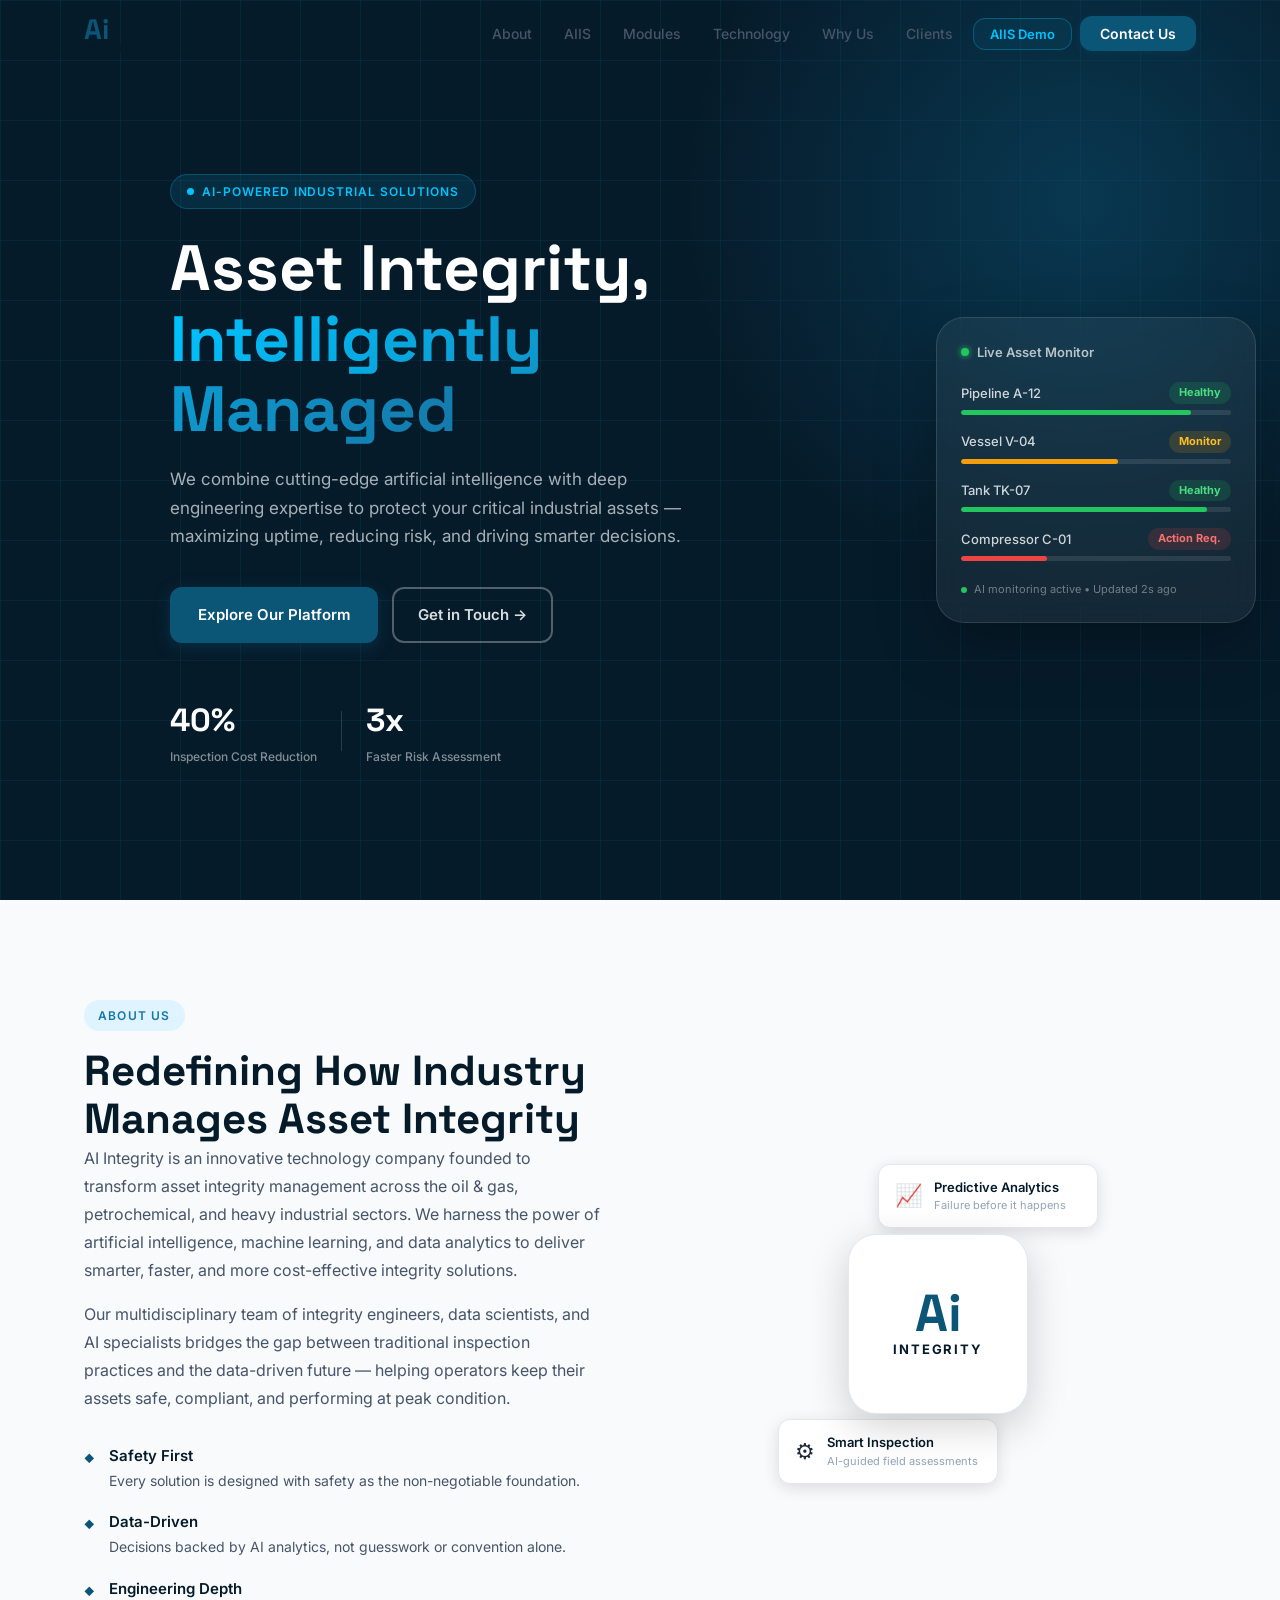
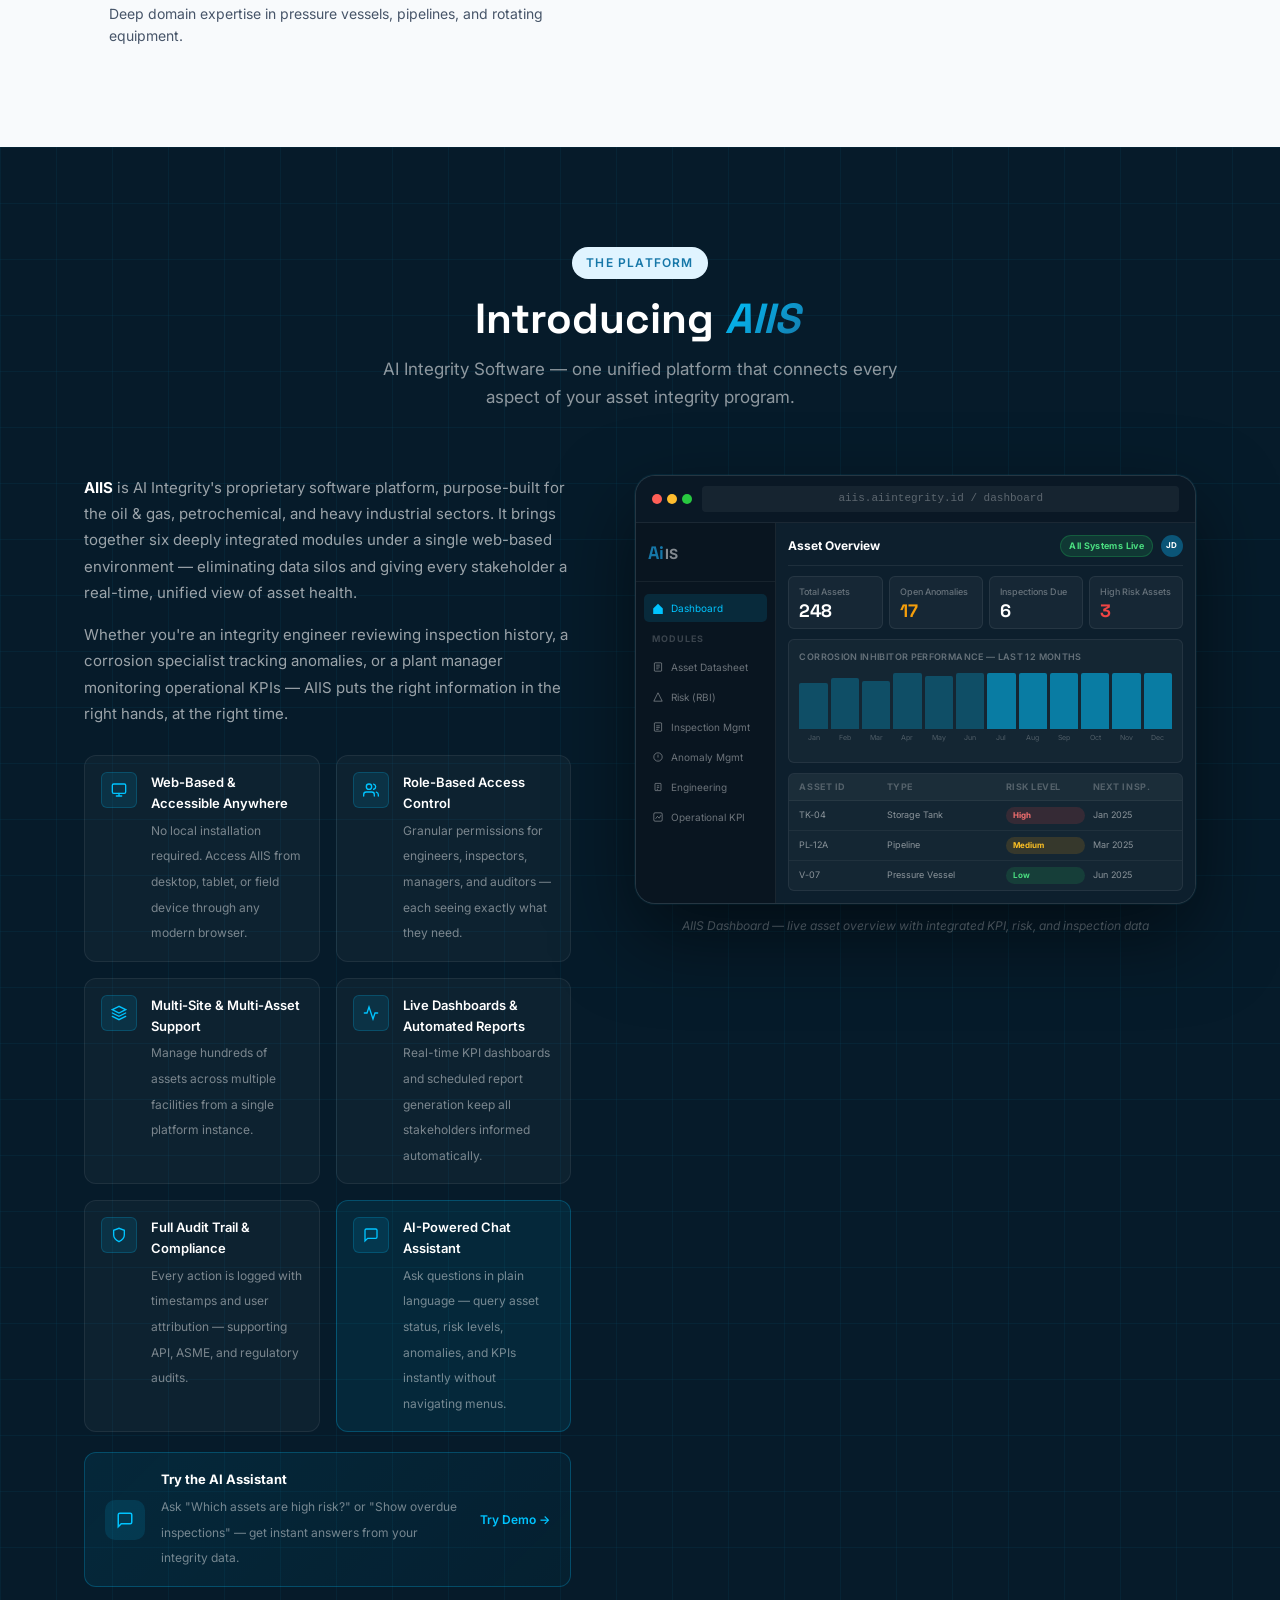
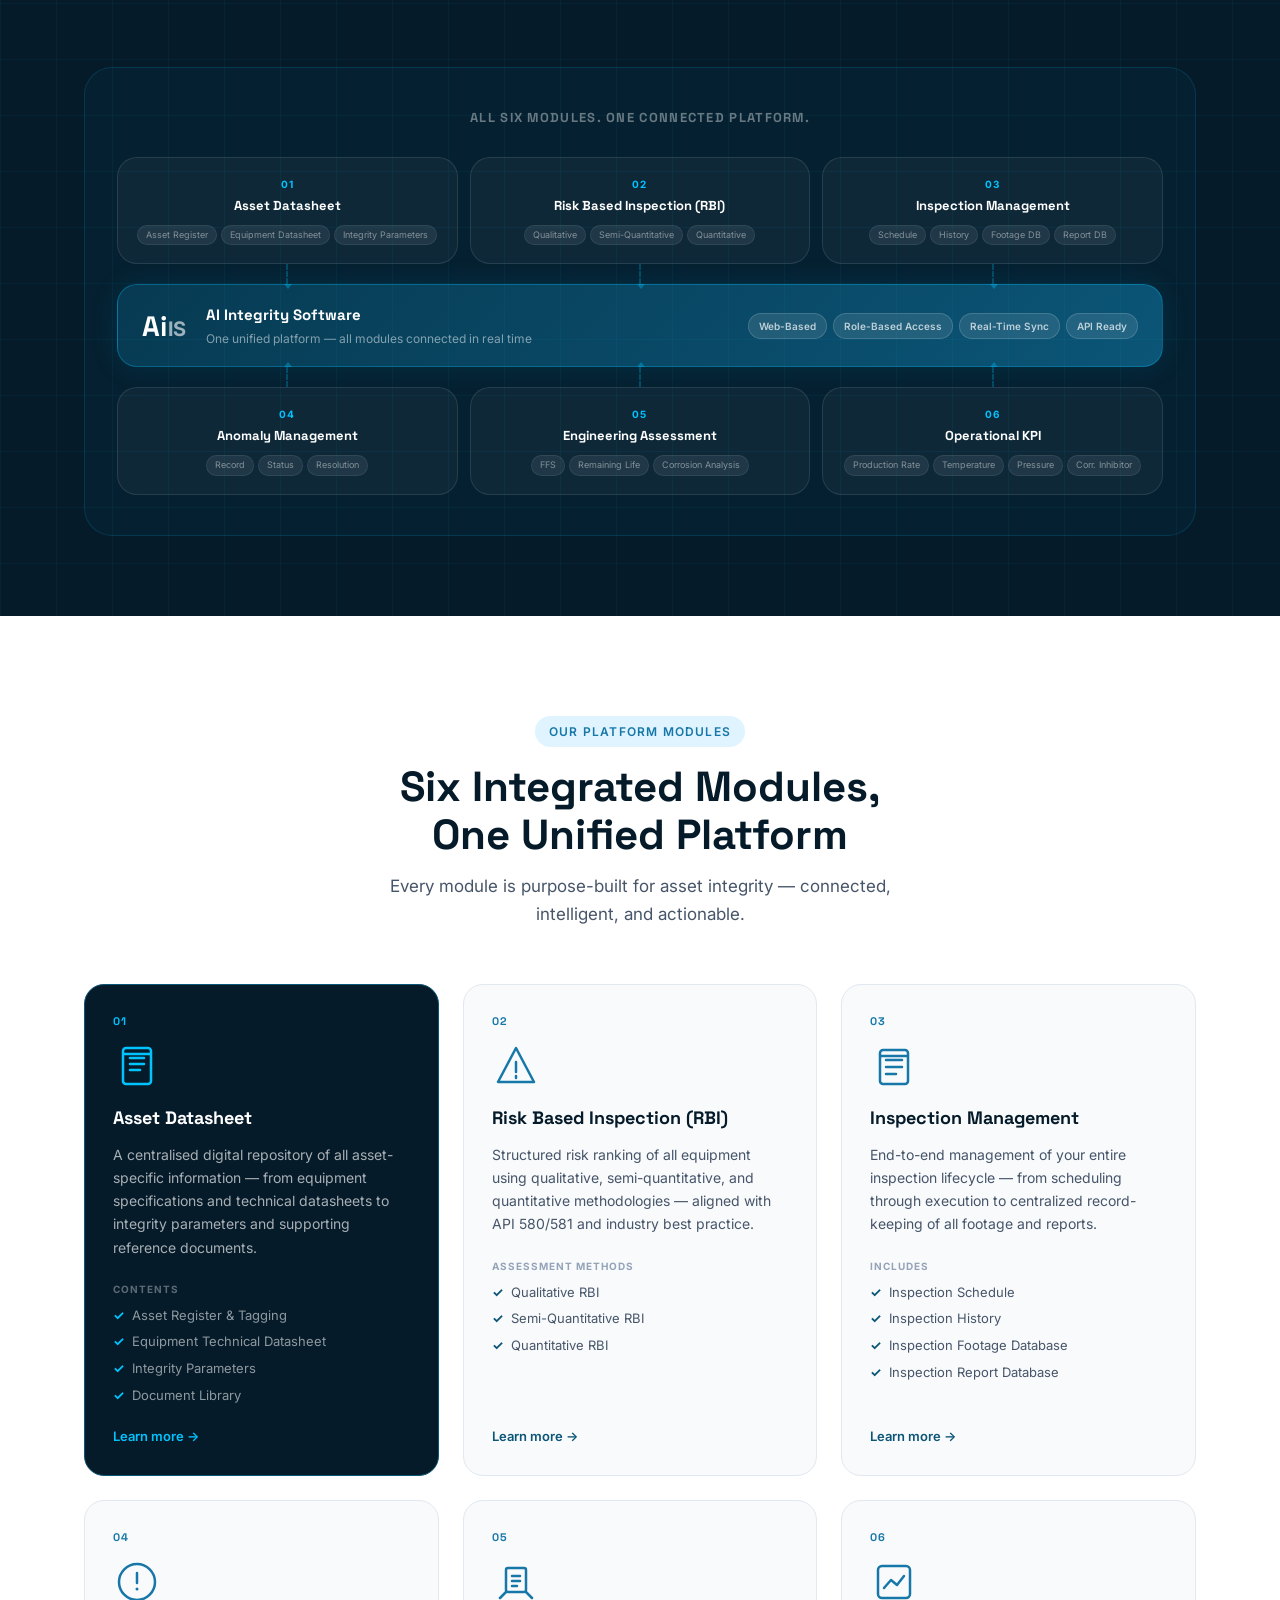
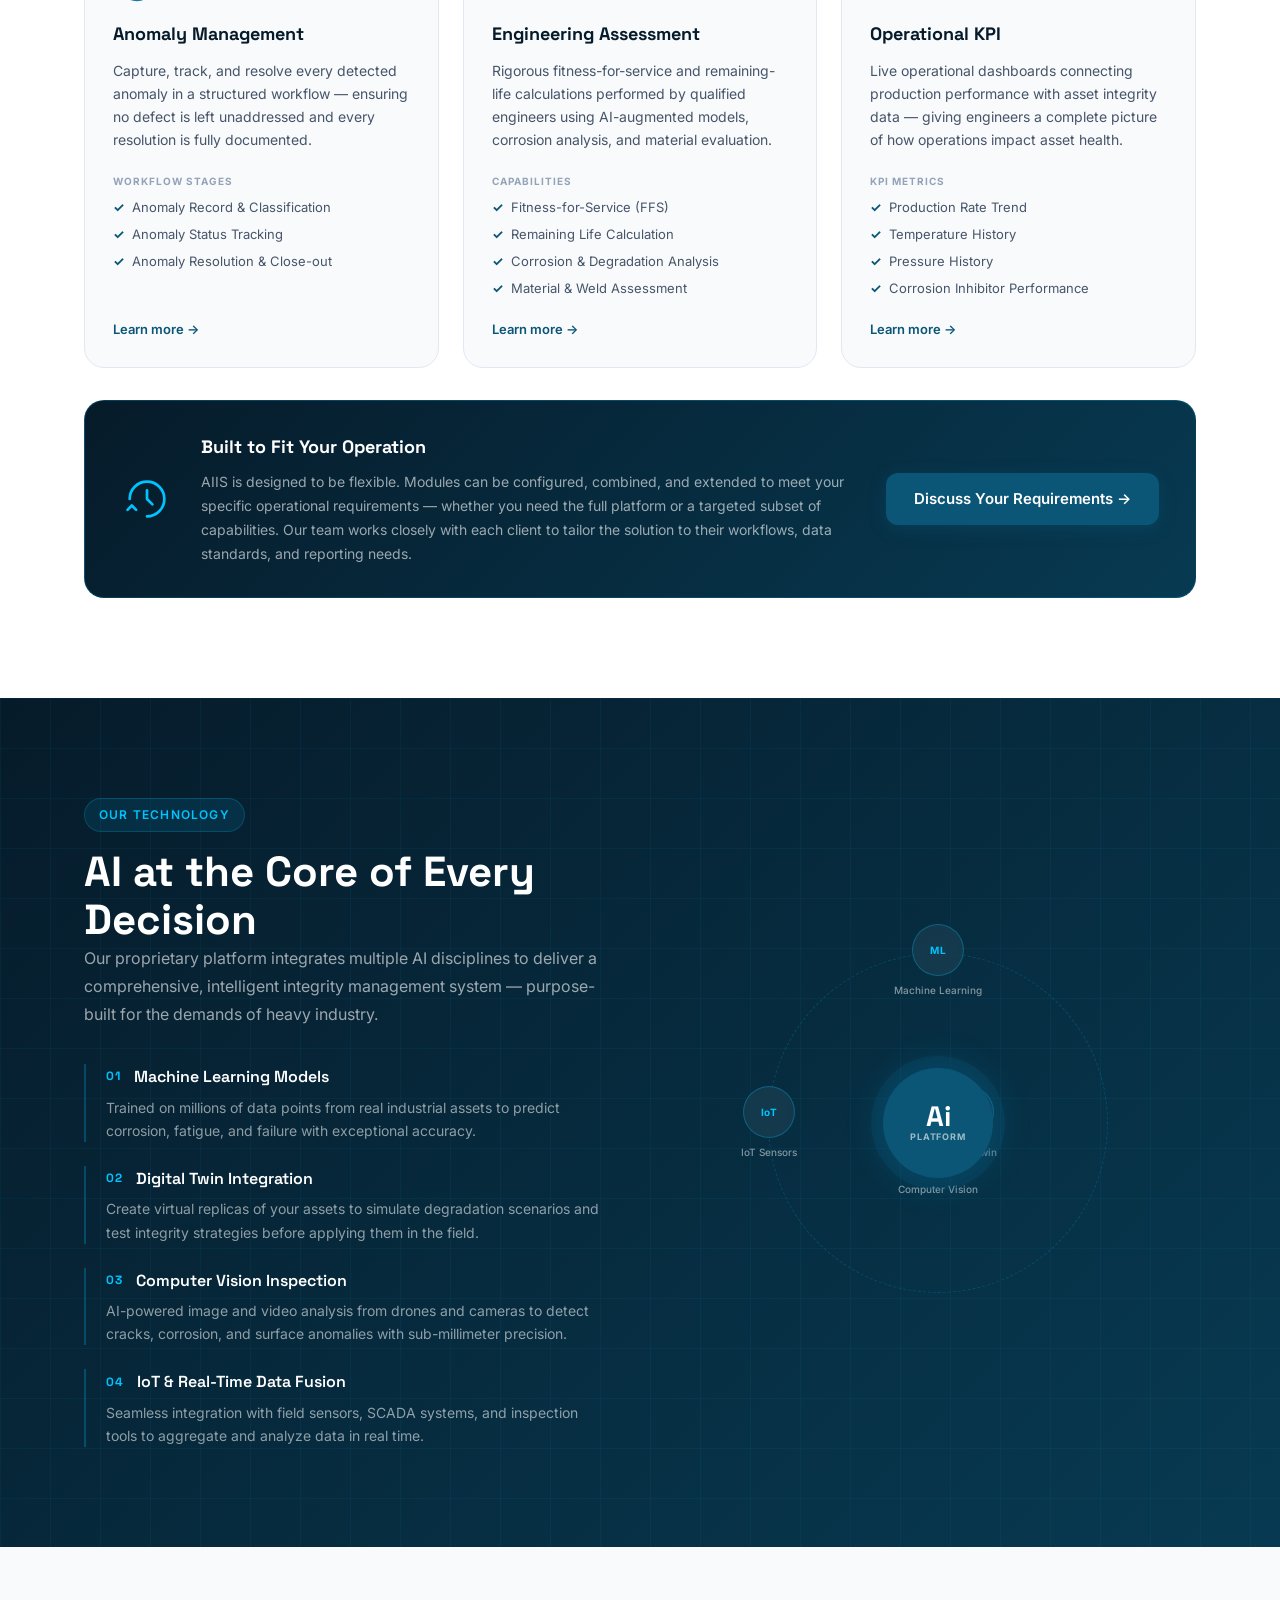
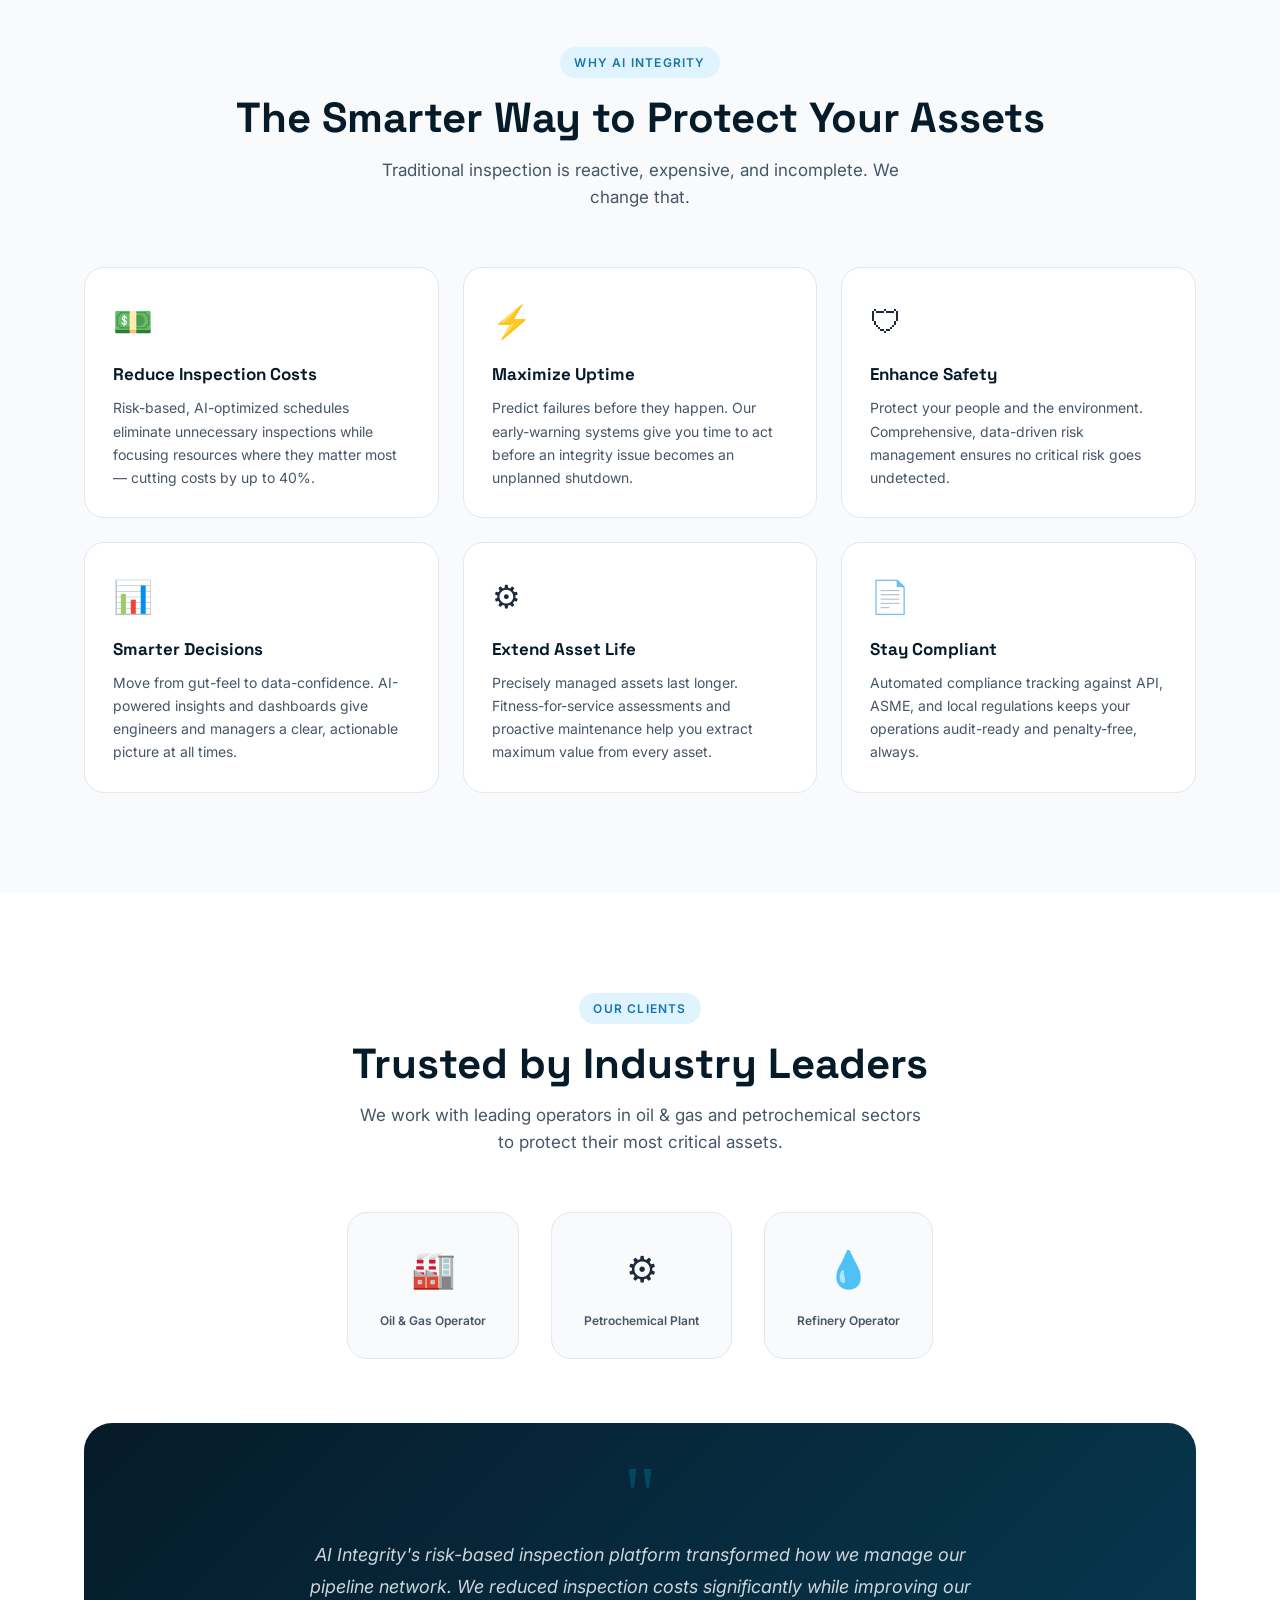
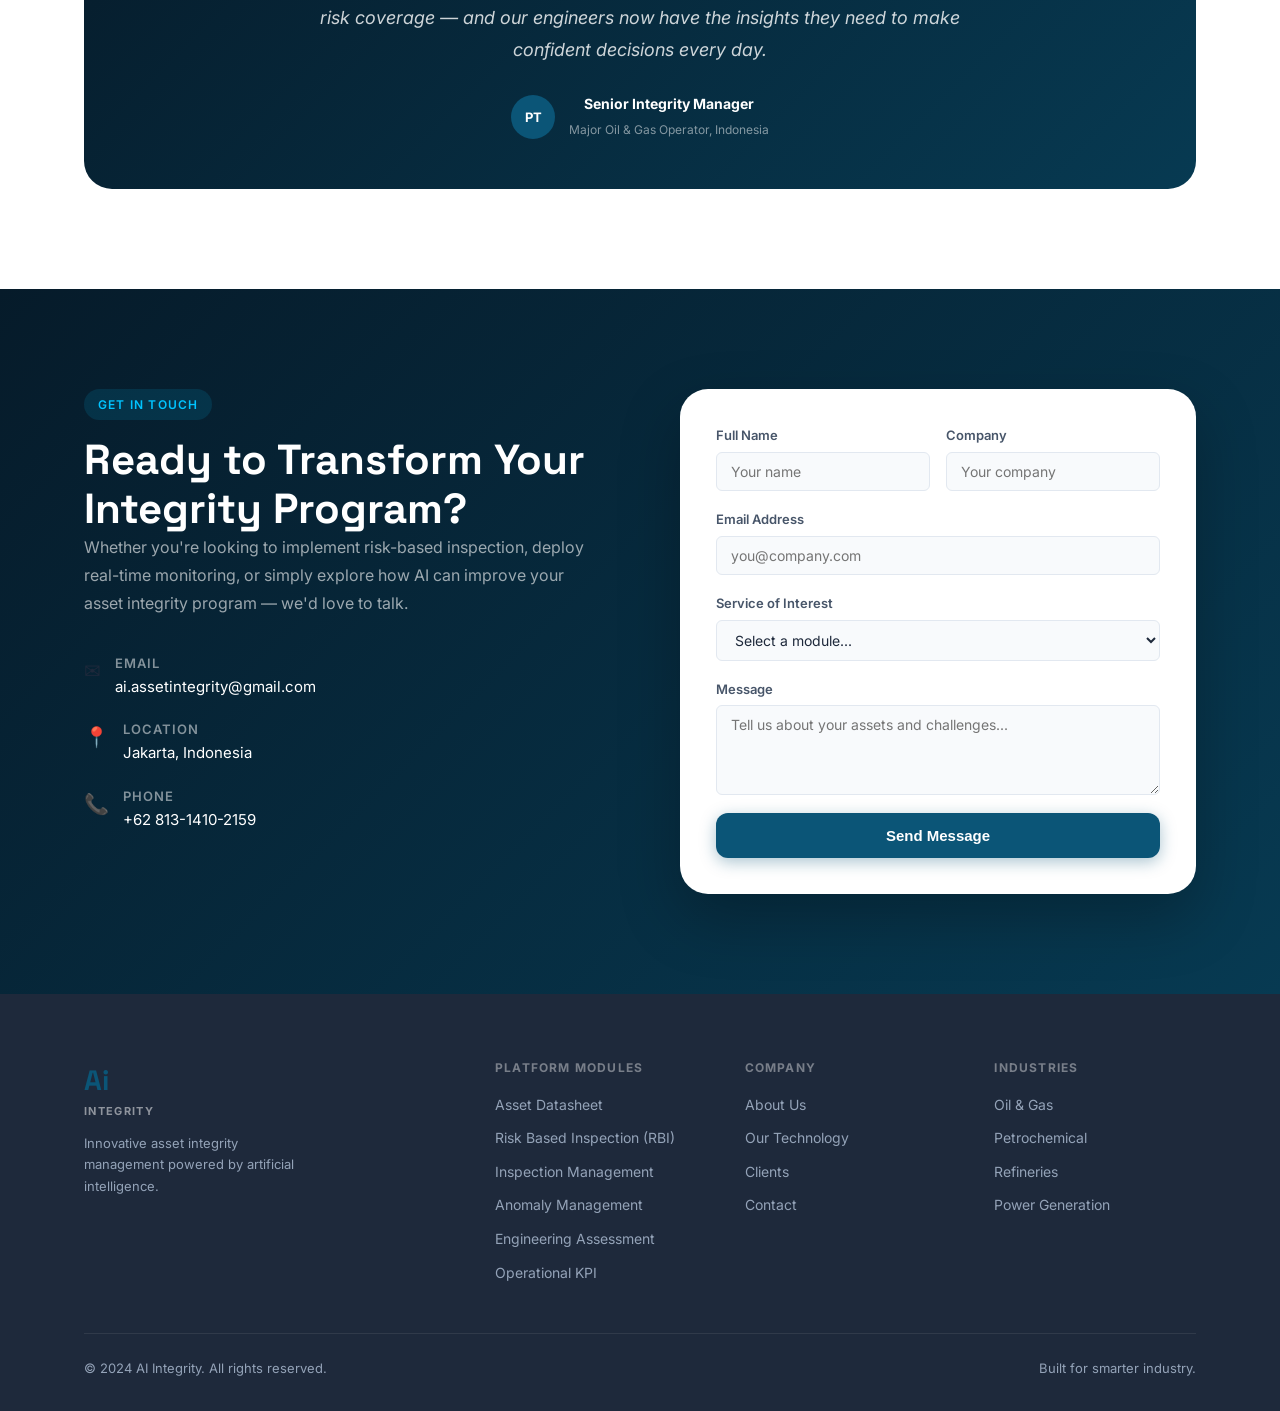
<file: index.html>
<!DOCTYPE html>
<html lang="en">
<head>
  <meta charset="UTF-8" />
  <meta name="viewport" content="width=device-width, initial-scale=1.0" />
  <title>AI Integrity — Intelligent Asset Integrity Solutions</title>
  <link rel="stylesheet" href="styles.css" />
  <link rel="preconnect" href="https://fonts.googleapis.com" />
  <link href="https://fonts.googleapis.com/css2?family=Inter:wght@300;400;500;600;700;800&family=Space+Grotesk:wght@400;500;600;700&display=swap" rel="stylesheet" />
</head>
<body>

  <!-- ── NAVIGATION ─────────────────────────────────────── -->
  <nav id="navbar">
    <div class="nav-container">
      <a href="#home" class="nav-logo">
        <span class="logo-ai">Ai</span>
        <span class="logo-integrity">Integrity</span>
      </a>
      <ul class="nav-links">
        <li><a href="#about">About</a></li>
        <li><a href="#aiis">AIIS</a></li>
        <li><a href="#services">Modules</a></li>
        <li><a href="#technology">Technology</a></li>
        <li><a href="#why-us">Why Us</a></li>
        <li><a href="#clients">Clients</a></li>
        <li><a href="aiis-demo.html" class="nav-demo">AIIS Demo</a></li>
        <li><a href="#contact" class="nav-cta">Contact Us</a></li>
      </ul>
      <button class="hamburger" id="hamburger" aria-label="Toggle menu">
        <span></span><span></span><span></span>
      </button>
    </div>
    <div class="mobile-menu" id="mobileMenu">
      <ul>
        <li><a href="#about">About</a></li>
        <li><a href="#aiis">AIIS</a></li>
        <li><a href="#services">Modules</a></li>
        <li><a href="#technology">Technology</a></li>
        <li><a href="#why-us">Why Us</a></li>
        <li><a href="#clients">Clients</a></li>
        <li><a href="aiis-demo.html">AIIS Demo</a></li>
        <li><a href="#contact">Contact Us</a></li>
      </ul>
    </div>
  </nav>

  <!-- ── HERO ───────────────────────────────────────────── -->
  <section id="home" class="hero">
    <div class="hero-bg">
      <div class="hero-grid"></div>
      <div class="hero-glow"></div>
    </div>
    <div class="hero-content">
      <div class="hero-badge">
        <span class="badge-dot"></span>
        AI-Powered Industrial Solutions
      </div>
      <h1 class="hero-title">
        Asset Integrity,<br />
        <span class="hero-accent">Intelligently Managed</span>
      </h1>
      <p class="hero-subtitle">
        We combine cutting-edge artificial intelligence with deep engineering expertise
        to protect your critical industrial assets — maximizing uptime, reducing risk,
        and driving smarter decisions.
      </p>
      <div class="hero-actions">
        <a href="#services" class="btn-primary">Explore Our Platform</a>
        <a href="#contact" class="btn-ghost">Get in Touch &rarr;</a>
      </div>
      <div class="hero-stats">
        <div class="stat">
          <span class="stat-num">40%</span>
          <span class="stat-label">Inspection Cost Reduction</span>
        </div>
        <div class="stat-divider"></div>
        <div class="stat">
          <span class="stat-num">3x</span>
          <span class="stat-label">Faster Risk Assessment</span>
        </div>
      </div>
    </div>
    <div class="hero-visual">
      <div class="pipeline-card">
        <div class="card-header">
          <div class="card-dot green"></div>
          <span>Live Asset Monitor</span>
        </div>
        <div class="card-asset">
          <div class="asset-row">
            <span class="asset-name">Pipeline A-12</span>
            <span class="asset-status good">Healthy</span>
          </div>
          <div class="asset-bar"><div class="bar-fill" style="width:85%;background:#22c55e"></div></div>
          <div class="asset-row mt-8">
            <span class="asset-name">Vessel V-04</span>
            <span class="asset-status warn">Monitor</span>
          </div>
          <div class="asset-bar"><div class="bar-fill" style="width:58%;background:#f59e0b"></div></div>
          <div class="asset-row mt-8">
            <span class="asset-name">Tank TK-07</span>
            <span class="asset-status good">Healthy</span>
          </div>
          <div class="asset-bar"><div class="bar-fill" style="width:91%;background:#22c55e"></div></div>
          <div class="asset-row mt-8">
            <span class="asset-name">Compressor C-01</span>
            <span class="asset-status risk">Action Req.</span>
          </div>
          <div class="asset-bar"><div class="bar-fill" style="width:32%;background:#ef4444"></div></div>
        </div>
        <div class="card-footer">
          <span class="pulse-dot"></span>
          AI monitoring active &bull; Updated 2s ago
        </div>
      </div>
    </div>
  </section>

  <!-- ── ABOUT ──────────────────────────────────────────── -->
  <section id="about" class="about">
    <div class="container">
      <div class="about-grid">
        <div class="about-text">
          <div class="section-tag">About Us</div>
          <h2 class="section-title">Redefining How Industry Manages Asset Integrity</h2>
          <p class="about-desc">
            AI Integrity is an innovative technology company founded to transform asset integrity
            management across the oil & gas, petrochemical, and heavy industrial sectors.
            We harness the power of artificial intelligence, machine learning, and data analytics
            to deliver smarter, faster, and more cost-effective integrity solutions.
          </p>
          <p class="about-desc">
            Our multidisciplinary team of integrity engineers, data scientists, and AI specialists
            bridges the gap between traditional inspection practices and the data-driven future —
            helping operators keep their assets safe, compliant, and performing at peak condition.
          </p>
          <div class="about-pillars">
            <div class="pillar">
              <div class="pillar-icon">&#9670;</div>
              <div>
                <strong>Safety First</strong>
                <p>Every solution is designed with safety as the non-negotiable foundation.</p>
              </div>
            </div>
            <div class="pillar">
              <div class="pillar-icon">&#9670;</div>
              <div>
                <strong>Data-Driven</strong>
                <p>Decisions backed by AI analytics, not guesswork or convention alone.</p>
              </div>
            </div>
            <div class="pillar">
              <div class="pillar-icon">&#9670;</div>
              <div>
                <strong>Engineering Depth</strong>
                <p>Deep domain expertise in pressure vessels, pipelines, and rotating equipment.</p>
              </div>
            </div>
          </div>
        </div>
        <div class="about-visual">
          <div class="about-card-wrapper">
            <div class="about-card top-card">
              <div class="about-card-icon">&#128200;</div>
              <div class="about-card-text">
                <strong>Predictive Analytics</strong>
                <span>Failure before it happens</span>
              </div>
            </div>
            <div class="about-logo-box">
              <span class="logo-ai-large">Ai</span>
              <span class="logo-integrity-large">Integrity</span>
            </div>
            <div class="about-card bottom-card">
              <div class="about-card-icon">&#9881;</div>
              <div class="about-card-text">
                <strong>Smart Inspection</strong>
                <span>AI-guided field assessments</span>
              </div>
            </div>
          </div>
        </div>
      </div>
    </div>
  </section>

  <!-- ── AIIS ──────────────────────────────────────────── -->
  <section id="aiis" class="aiis">
    <div class="container">

      <!-- Header -->
      <div class="aiis-header">
        <div class="section-tag">The Platform</div>
        <h2 class="section-title light">Introducing <span class="aiis-wordmark">AIIS</span></h2>
        <p class="aiis-tagline">AI Integrity Software — one unified platform that connects every aspect of your asset integrity program.</p>
      </div>

      <!-- Main layout: intro left, mockup right -->
      <div class="aiis-body">

        <!-- Left: description + feature pills -->
        <div class="aiis-desc-col">
          <p class="aiis-desc">
            <strong>AIIS</strong> is AI Integrity's proprietary software platform, purpose-built for
            the oil &amp; gas, petrochemical, and heavy industrial sectors. It brings together
            six deeply integrated modules under a single web-based environment — eliminating
            data silos and giving every stakeholder a real-time, unified view of asset health.
          </p>
          <p class="aiis-desc">
            Whether you're an integrity engineer reviewing inspection history, a corrosion
            specialist tracking anomalies, or a plant manager monitoring operational KPIs —
            AIIS puts the right information in the right hands, at the right time.
          </p>

          <div class="aiis-features">
            <div class="aiis-feat">
              <div class="aiis-feat-icon">
                <svg viewBox="0 0 24 24" fill="none" stroke="currentColor" stroke-width="2" stroke-linecap="round">
                  <rect x="2" y="3" width="20" height="14" rx="2"/><path d="M8 21h8M12 17v4"/>
                </svg>
              </div>
              <div>
                <strong>Web-Based &amp; Accessible Anywhere</strong>
                <span>No local installation required. Access AIIS from desktop, tablet, or field device through any modern browser.</span>
              </div>
            </div>
            <div class="aiis-feat">
              <div class="aiis-feat-icon">
                <svg viewBox="0 0 24 24" fill="none" stroke="currentColor" stroke-width="2" stroke-linecap="round">
                  <path d="M17 21v-2a4 4 0 0 0-4-4H5a4 4 0 0 0-4 4v2"/><circle cx="9" cy="7" r="4"/>
                  <path d="M23 21v-2a4 4 0 0 0-3-3.87M16 3.13a4 4 0 0 1 0 7.75"/>
                </svg>
              </div>
              <div>
                <strong>Role-Based Access Control</strong>
                <span>Granular permissions for engineers, inspectors, managers, and auditors — each seeing exactly what they need.</span>
              </div>
            </div>
            <div class="aiis-feat">
              <div class="aiis-feat-icon">
                <svg viewBox="0 0 24 24" fill="none" stroke="currentColor" stroke-width="2" stroke-linecap="round">
                  <path d="M12 2L2 7l10 5 10-5-10-5zM2 17l10 5 10-5M2 12l10 5 10-5"/>
                </svg>
              </div>
              <div>
                <strong>Multi-Site &amp; Multi-Asset Support</strong>
                <span>Manage hundreds of assets across multiple facilities from a single platform instance.</span>
              </div>
            </div>
            <div class="aiis-feat">
              <div class="aiis-feat-icon">
                <svg viewBox="0 0 24 24" fill="none" stroke="currentColor" stroke-width="2" stroke-linecap="round">
                  <polyline points="22 12 18 12 15 21 9 3 6 12 2 12"/>
                </svg>
              </div>
              <div>
                <strong>Live Dashboards &amp; Automated Reports</strong>
                <span>Real-time KPI dashboards and scheduled report generation keep all stakeholders informed automatically.</span>
              </div>
            </div>
            <div class="aiis-feat">
              <div class="aiis-feat-icon">
                <svg viewBox="0 0 24 24" fill="none" stroke="currentColor" stroke-width="2" stroke-linecap="round">
                  <path d="M12 22s8-4 8-10V5l-8-3-8 3v7c0 6 8 10 8 10z"/>
                </svg>
              </div>
              <div>
                <strong>Full Audit Trail &amp; Compliance</strong>
                <span>Every action is logged with timestamps and user attribution — supporting API, ASME, and regulatory audits.</span>
              </div>
            </div>
            <div class="aiis-feat aiis-feat-ai">
              <div class="aiis-feat-icon">
                <svg viewBox="0 0 24 24" fill="none" stroke="currentColor" stroke-width="2" stroke-linecap="round">
                  <path d="M21 15a2 2 0 0 1-2 2H7l-4 4V5a2 2 0 0 1 2-2h14a2 2 0 0 1 2 2z"/>
                </svg>
              </div>
              <div>
                <strong>AI-Powered Chat Assistant</strong>
                <span>Ask questions in plain language — query asset status, risk levels, anomalies, and KPIs instantly without navigating menus.</span>
              </div>
            </div>
          </div>

          <a href="aiis-demo.html" class="aiis-chat-banner">
            <div class="acb-icon">
              <svg viewBox="0 0 24 24" fill="none" stroke="currentColor" stroke-width="2" stroke-linecap="round">
                <path d="M21 15a2 2 0 0 1-2 2H7l-4 4V5a2 2 0 0 1 2-2h14a2 2 0 0 1 2 2z"/>
              </svg>
            </div>
            <div class="acb-text">
              <strong>Try the AI Assistant</strong>
              <span>Ask "Which assets are high risk?" or "Show overdue inspections" — get instant answers from your integrity data.</span>
            </div>
            <div class="acb-arrow">Try Demo &rarr;</div>
          </a>
        </div>

        <!-- Right: software UI mockup -->
        <div class="aiis-mockup-col">
          <div class="aiis-mockup">

            <!-- Browser chrome -->
            <div class="mock-chrome">
              <div class="mock-dots">
                <span class="md red"></span>
                <span class="md amber"></span>
                <span class="md green"></span>
              </div>
              <div class="mock-url">aiis.aiintegrity.id / dashboard</div>
            </div>

            <!-- App shell -->
            <div class="mock-shell">

              <!-- Sidebar -->
              <div class="mock-sidebar">
                <div class="mock-logo">
                  <span class="ml-ai">Ai</span>
                  <span class="ml-int">IS</span>
                </div>
                <nav class="mock-nav">
                  <div class="mock-nav-item active">
                    <svg viewBox="0 0 20 20" fill="currentColor"><path d="M2 11l8-8 8 8v9H2z"/></svg>
                    <span>Dashboard</span>
                  </div>
                  <div class="mock-nav-section">Modules</div>
                  <div class="mock-nav-item">
                    <svg viewBox="0 0 20 20" fill="none" stroke="currentColor" stroke-width="1.5"><rect x="4" y="3" width="12" height="14" rx="1"/><path d="M7 7h6M7 10h6M7 13h4"/></svg>
                    <span>Asset Datasheet</span>
                  </div>
                  <div class="mock-nav-item">
                    <svg viewBox="0 0 20 20" fill="none" stroke="currentColor" stroke-width="1.5"><path d="M10 3L3 17h14L10 3z"/></svg>
                    <span>Risk (RBI)</span>
                  </div>
                  <div class="mock-nav-item">
                    <svg viewBox="0 0 20 20" fill="none" stroke="currentColor" stroke-width="1.5"><rect x="4" y="3" width="12" height="14" rx="1"/><path d="M7 8h6M7 11h6M7 14h4"/></svg>
                    <span>Inspection Mgmt</span>
                  </div>
                  <div class="mock-nav-item">
                    <svg viewBox="0 0 20 20" fill="none" stroke="currentColor" stroke-width="1.5"><circle cx="10" cy="10" r="7"/><path d="M10 6v5M10 14v.5"/></svg>
                    <span>Anomaly Mgmt</span>
                  </div>
                  <div class="mock-nav-item">
                    <svg viewBox="0 0 20 20" fill="none" stroke="currentColor" stroke-width="1.5"><rect x="5" y="4" width="10" height="12" rx="1"/><path d="M8 8h4M8 11h4M8 14h2"/></svg>
                    <span>Engineering</span>
                  </div>
                  <div class="mock-nav-item">
                    <svg viewBox="0 0 20 20" fill="none" stroke="currentColor" stroke-width="1.5"><rect x="3" y="3" width="14" height="14" rx="2"/><path d="M6 13l3-4 3 3 3-5"/></svg>
                    <span>Operational KPI</span>
                  </div>
                </nav>
              </div>

              <!-- Main content -->
              <div class="mock-main">
                <div class="mock-topbar">
                  <span class="mock-page-title">Asset Overview</span>
                  <div class="mock-topbar-right">
                    <div class="mock-badge green-badge">All Systems Live</div>
                    <div class="mock-avatar">JD</div>
                  </div>
                </div>

                <!-- KPI row -->
                <div class="mock-kpi-row">
                  <div class="mock-kpi">
                    <span class="mk-label">Total Assets</span>
                    <span class="mk-val">248</span>
                  </div>
                  <div class="mock-kpi">
                    <span class="mk-label">Open Anomalies</span>
                    <span class="mk-val warn">17</span>
                  </div>
                  <div class="mock-kpi">
                    <span class="mk-label">Inspections Due</span>
                    <span class="mk-val">6</span>
                  </div>
                  <div class="mock-kpi">
                    <span class="mk-label">High Risk Assets</span>
                    <span class="mk-val risk">3</span>
                  </div>
                </div>

                <!-- Mock chart -->
                <div class="mock-chart-wrap">
                  <div class="mock-chart-title">Corrosion Inhibitor Performance — Last 12 Months</div>
                  <div class="mock-chart">
                    <div class="mock-bars">
                      <div class="mb-col"><div class="mb-bar" style="height:65%"></div><span>Jan</span></div>
                      <div class="mb-col"><div class="mb-bar" style="height:72%"></div><span>Feb</span></div>
                      <div class="mb-col"><div class="mb-bar" style="height:68%"></div><span>Mar</span></div>
                      <div class="mb-col"><div class="mb-bar" style="height:80%"></div><span>Apr</span></div>
                      <div class="mb-col"><div class="mb-bar" style="height:75%"></div><span>May</span></div>
                      <div class="mb-col"><div class="mb-bar" style="height:88%"></div><span>Jun</span></div>
                      <div class="mb-col"><div class="mb-bar good" style="height:91%"></div><span>Jul</span></div>
                      <div class="mb-col"><div class="mb-bar good" style="height:93%"></div><span>Aug</span></div>
                      <div class="mb-col"><div class="mb-bar good" style="height:90%"></div><span>Sep</span></div>
                      <div class="mb-col"><div class="mb-bar good" style="height:95%"></div><span>Oct</span></div>
                      <div class="mb-col"><div class="mb-bar good" style="height:92%"></div><span>Nov</span></div>
                      <div class="mb-col"><div class="mb-bar good" style="height:97%"></div><span>Dec</span></div>
                    </div>
                  </div>
                </div>

                <!-- Risk table mini -->
                <div class="mock-table">
                  <div class="mt-row mt-head">
                    <span>Asset ID</span><span>Type</span><span>Risk Level</span><span>Next Insp.</span>
                  </div>
                  <div class="mt-row">
                    <span>TK-04</span><span>Storage Tank</span>
                    <span class="risk-pill high">High</span><span>Jan 2025</span>
                  </div>
                  <div class="mt-row">
                    <span>PL-12A</span><span>Pipeline</span>
                    <span class="risk-pill med">Medium</span><span>Mar 2025</span>
                  </div>
                  <div class="mt-row">
                    <span>V-07</span><span>Pressure Vessel</span>
                    <span class="risk-pill low">Low</span><span>Jun 2025</span>
                  </div>
                </div>
              </div><!-- /mock-main -->
            </div><!-- /mock-shell -->
          </div><!-- /aiis-mockup -->

          <div class="aiis-mockup-caption">
            AIIS Dashboard — live asset overview with integrated KPI, risk, and inspection data
          </div>
        </div>

      </div><!-- /aiis-body -->

      <!-- Module hub diagram -->
      <div class="aiis-hub">
        <div class="aiis-hub-title">All Six Modules. One Connected Platform.</div>

        <div class="hub-flow">

          <!-- Top row: modules 01–03 -->
          <div class="hub-row">
            <div class="hub-module">
              <div class="hub-mod-num">01</div>
              <div class="hub-mod-name">Asset Datasheet</div>
              <div class="hub-mod-subs">
                <span>Asset Register</span><span>Equipment Datasheet</span><span>Integrity Parameters</span>
              </div>
            </div>
            <div class="hub-module">
              <div class="hub-mod-num">02</div>
              <div class="hub-mod-name">Risk Based Inspection (RBI)</div>
              <div class="hub-mod-subs">
                <span>Qualitative</span><span>Semi-Quantitative</span><span>Quantitative</span>
              </div>
            </div>
            <div class="hub-module">
              <div class="hub-mod-num">03</div>
              <div class="hub-mod-name">Inspection Management</div>
              <div class="hub-mod-subs">
                <span>Schedule</span><span>History</span><span>Footage DB</span><span>Report DB</span>
              </div>
            </div>
          </div>

          <!-- Connector: arrows down + AIIS bar + arrows up -->
          <div class="hub-connector">
            <div class="hub-tick-row">
              <div class="hub-tick"></div>
              <div class="hub-tick"></div>
              <div class="hub-tick"></div>
            </div>
            <div class="hub-center-bar">
              <div class="hcb-logo">
                <span class="hc-ai">Ai</span><span class="hc-is">IS</span>
              </div>
              <div class="hcb-info">
                <div class="hcb-name">AI Integrity Software</div>
                <div class="hcb-sub">One unified platform — all modules connected in real time</div>
              </div>
              <div class="hcb-pills">
                <span>Web-Based</span>
                <span>Role-Based Access</span>
                <span>Real-Time Sync</span>
                <span>API Ready</span>
              </div>
            </div>
            <div class="hub-tick-row">
              <div class="hub-tick up"></div>
              <div class="hub-tick up"></div>
              <div class="hub-tick up"></div>
            </div>
          </div>

          <!-- Bottom row: modules 04–06 -->
          <div class="hub-row">
            <div class="hub-module">
              <div class="hub-mod-num">04</div>
              <div class="hub-mod-name">Anomaly Management</div>
              <div class="hub-mod-subs">
                <span>Record</span><span>Status</span><span>Resolution</span>
              </div>
            </div>
            <div class="hub-module">
              <div class="hub-mod-num">05</div>
              <div class="hub-mod-name">Engineering Assessment</div>
              <div class="hub-mod-subs">
                <span>FFS</span><span>Remaining Life</span><span>Corrosion Analysis</span>
              </div>
            </div>
            <div class="hub-module">
              <div class="hub-mod-num">06</div>
              <div class="hub-mod-name">Operational KPI</div>
              <div class="hub-mod-subs">
                <span>Production Rate</span><span>Temperature</span><span>Pressure</span><span>Corr. Inhibitor</span>
              </div>
            </div>
          </div>

        </div><!-- /hub-flow -->
      </div>

    </div>
  </section>

  <!-- ── SERVICES ───────────────────────────────────────── -->
  <section id="services" class="services">
    <div class="container">
      <div class="section-header">
        <div class="section-tag">Our Platform Modules</div>
        <h2 class="section-title">Six Integrated Modules,<br />One Unified Platform</h2>
        <p class="section-subtitle">
          Every module is purpose-built for asset integrity — connected, intelligent, and actionable.
        </p>
      </div>
      <div class="services-grid">

        <!-- 1. Asset Datasheet -->
        <div class="service-card featured">
          <div class="service-module-num">01</div>
          <div class="service-icon">
            <svg viewBox="0 0 48 48" fill="none" xmlns="http://www.w3.org/2000/svg">
              <rect x="10" y="6" width="28" height="36" rx="3" stroke="currentColor" stroke-width="2.5"/>
              <path d="M17 16h14M17 22h14M17 28h10" stroke="currentColor" stroke-width="2.5" stroke-linecap="round"/>
              <path d="M10 12h28" stroke="currentColor" stroke-width="2.5"/>
            </svg>
          </div>
          <h3>Asset Datasheet</h3>
          <p>A centralised digital repository of all asset-specific information — from equipment specifications and technical datasheets to integrity parameters and supporting reference documents.</p>
          <div class="service-sub-label">Contents</div>
          <ul class="service-features">
            <li>Asset Register &amp; Tagging</li>
            <li>Equipment Technical Datasheet</li>
            <li>Integrity Parameters</li>
            <li>Document Library</li>
          </ul>
          <a href="#contact" class="service-link">Learn more &rarr;</a>
        </div>

        <!-- 2. Risk Based Inspection (RBI) -->
        <div class="service-card">
          <div class="service-module-num">02</div>
          <div class="service-icon">
            <svg viewBox="0 0 48 48" fill="none" xmlns="http://www.w3.org/2000/svg">
              <path d="M24 6L6 40h36L24 6z" stroke="currentColor" stroke-width="2.5" stroke-linejoin="round"/>
              <path d="M24 20v10M24 34v2" stroke="currentColor" stroke-width="2.5" stroke-linecap="round"/>
            </svg>
          </div>
          <h3>Risk Based Inspection (RBI)</h3>
          <p>Structured risk ranking of all equipment using qualitative, semi-quantitative, and quantitative methodologies — aligned with API 580/581 and industry best practice.</p>
          <div class="service-sub-label">Assessment Methods</div>
          <ul class="service-features">
            <li>Qualitative RBI</li>
            <li>Semi-Quantitative RBI</li>
            <li>Quantitative RBI</li>
          </ul>
          <a href="#contact" class="service-link">Learn more &rarr;</a>
        </div>

        <!-- 3. Inspection Management -->
        <div class="service-card">
          <div class="service-module-num">03</div>
          <div class="service-icon">
            <svg viewBox="0 0 48 48" fill="none" xmlns="http://www.w3.org/2000/svg">
              <rect x="10" y="8" width="28" height="34" rx="3" stroke="currentColor" stroke-width="2.5"/>
              <path d="M16 18h16M16 25h16M16 32h10" stroke="currentColor" stroke-width="2.5" stroke-linecap="round"/>
              <path d="M10 14h28" stroke="currentColor" stroke-width="2.5"/>
            </svg>
          </div>
          <h3>Inspection Management</h3>
          <p>End-to-end management of your entire inspection lifecycle — from scheduling through execution to centralized record-keeping of all footage and reports.</p>
          <div class="service-sub-label">Includes</div>
          <ul class="service-features">
            <li>Inspection Schedule</li>
            <li>Inspection History</li>
            <li>Inspection Footage Database</li>
            <li>Inspection Report Database</li>
          </ul>
          <a href="#contact" class="service-link">Learn more &rarr;</a>
        </div>

        <!-- 4. Anomaly Management -->
        <div class="service-card">
          <div class="service-module-num">04</div>
          <div class="service-icon">
            <svg viewBox="0 0 48 48" fill="none" xmlns="http://www.w3.org/2000/svg">
              <circle cx="24" cy="24" r="18" stroke="currentColor" stroke-width="2.5"/>
              <path d="M24 15v10" stroke="currentColor" stroke-width="2.5" stroke-linecap="round"/>
              <circle cx="24" cy="31" r="1.5" fill="currentColor"/>
            </svg>
          </div>
          <h3>Anomaly Management</h3>
          <p>Capture, track, and resolve every detected anomaly in a structured workflow — ensuring no defect is left unaddressed and every resolution is fully documented.</p>
          <div class="service-sub-label">Workflow Stages</div>
          <ul class="service-features">
            <li>Anomaly Record &amp; Classification</li>
            <li>Anomaly Status Tracking</li>
            <li>Anomaly Resolution &amp; Close-out</li>
          </ul>
          <a href="#contact" class="service-link">Learn more &rarr;</a>
        </div>

        <!-- 5. Engineering Assessment -->
        <div class="service-card">
          <div class="service-module-num">05</div>
          <div class="service-icon">
            <svg viewBox="0 0 48 48" fill="none" xmlns="http://www.w3.org/2000/svg">
              <path d="M14 34L8 40M34 34l6 6" stroke="currentColor" stroke-width="2.5" stroke-linecap="round"/>
              <rect x="14" y="10" width="20" height="24" rx="2" stroke="currentColor" stroke-width="2.5"/>
              <path d="M20 18h8M20 23h8M20 28h5" stroke="currentColor" stroke-width="2.5" stroke-linecap="round"/>
            </svg>
          </div>
          <h3>Engineering Assessment</h3>
          <p>Rigorous fitness-for-service and remaining-life calculations performed by qualified engineers using AI-augmented models, corrosion analysis, and material evaluation.</p>
          <div class="service-sub-label">Capabilities</div>
          <ul class="service-features">
            <li>Fitness-for-Service (FFS)</li>
            <li>Remaining Life Calculation</li>
            <li>Corrosion &amp; Degradation Analysis</li>
            <li>Material &amp; Weld Assessment</li>
          </ul>
          <a href="#contact" class="service-link">Learn more &rarr;</a>
        </div>

        <!-- 6. Operational KPI -->
        <div class="service-card">
          <div class="service-module-num">06</div>
          <div class="service-icon">
            <svg viewBox="0 0 48 48" fill="none" xmlns="http://www.w3.org/2000/svg">
              <rect x="8" y="8" width="32" height="32" rx="4" stroke="currentColor" stroke-width="2.5"/>
              <path d="M14 30l7-8 6 5 7-9" stroke="currentColor" stroke-width="2.5" stroke-linecap="round" stroke-linejoin="round"/>
            </svg>
          </div>
          <h3>Operational KPI</h3>
          <p>Live operational dashboards connecting production performance with asset integrity data — giving engineers a complete picture of how operations impact asset health.</p>
          <div class="service-sub-label">KPI Metrics</div>
          <ul class="service-features">
            <li>Production Rate Trend</li>
            <li>Temperature History</li>
            <li>Pressure History</li>
            <li>Corrosion Inhibitor Performance</li>
          </ul>
          <a href="#contact" class="service-link">Learn more &rarr;</a>
        </div>

        <!-- Flexible platform callout -->
        <div class="service-flex-callout">
          <div class="sfc-icon">
            <svg viewBox="0 0 48 48" fill="none" xmlns="http://www.w3.org/2000/svg">
              <path d="M8 24c0-8.84 7.16-16 16-16s16 7.16 16 16-7.16 16-16 16" stroke="currentColor" stroke-width="2.5" stroke-linecap="round"/>
              <path d="M24 16v8l5 5" stroke="currentColor" stroke-width="2.5" stroke-linecap="round" stroke-linejoin="round"/>
              <path d="M6 34l4-4 4 4" stroke="currentColor" stroke-width="2.5" stroke-linecap="round" stroke-linejoin="round"/>
            </svg>
          </div>
          <div class="sfc-text">
            <strong>Built to Fit Your Operation</strong>
            <p>AIIS is designed to be flexible. Modules can be configured, combined, and extended to meet your specific operational requirements — whether you need the full platform or a targeted subset of capabilities. Our team works closely with each client to tailor the solution to their workflows, data standards, and reporting needs.</p>
          </div>
          <a href="#contact" class="btn-primary">Discuss Your Requirements &rarr;</a>
        </div>

      </div>
    </div>
  </section>

  <!-- ── TECHNOLOGY ─────────────────────────────────────── -->
  <section id="technology" class="technology">
    <div class="container">
      <div class="tech-grid">
        <div class="tech-content">
          <div class="section-tag">Our Technology</div>
          <h2 class="section-title">AI at the Core of Every Decision</h2>
          <p class="tech-desc">
            Our proprietary platform integrates multiple AI disciplines to deliver
            a comprehensive, intelligent integrity management system — purpose-built
            for the demands of heavy industry.
          </p>
          <div class="tech-items">
            <div class="tech-item">
              <div class="tech-item-header">
                <div class="tech-num">01</div>
                <h4>Machine Learning Models</h4>
              </div>
              <p>Trained on millions of data points from real industrial assets to predict corrosion, fatigue, and failure with exceptional accuracy.</p>
            </div>
            <div class="tech-item">
              <div class="tech-item-header">
                <div class="tech-num">02</div>
                <h4>Digital Twin Integration</h4>
              </div>
              <p>Create virtual replicas of your assets to simulate degradation scenarios and test integrity strategies before applying them in the field.</p>
            </div>
            <div class="tech-item">
              <div class="tech-item-header">
                <div class="tech-num">03</div>
                <h4>Computer Vision Inspection</h4>
              </div>
              <p>AI-powered image and video analysis from drones and cameras to detect cracks, corrosion, and surface anomalies with sub-millimeter precision.</p>
            </div>
            <div class="tech-item">
              <div class="tech-item-header">
                <div class="tech-num">04</div>
                <h4>IoT & Real-Time Data Fusion</h4>
              </div>
              <p>Seamless integration with field sensors, SCADA systems, and inspection tools to aggregate and analyze data in real time.</p>
            </div>
          </div>
        </div>
        <div class="tech-visual">
          <div class="tech-diagram">
            <div class="diagram-center">
              <span class="logo-ai-med">Ai</span>
              <span class="logo-int-med">Platform</span>
            </div>
            <div class="diagram-orbit orbit-1">
              <div class="orbit-node" style="--angle:0deg">
                <div class="orbit-dot">ML</div>
                <span>Machine Learning</span>
              </div>
              <div class="orbit-node" style="--angle:90deg">
                <div class="orbit-dot">DT</div>
                <span>Digital Twin</span>
              </div>
              <div class="orbit-node" style="--angle:180deg">
                <div class="orbit-dot">CV</div>
                <span>Computer Vision</span>
              </div>
              <div class="orbit-node" style="--angle:270deg">
                <div class="orbit-dot">IoT</div>
                <span>IoT Sensors</span>
              </div>
            </div>
          </div>
        </div>
      </div>
    </div>
  </section>

  <!-- ── WHY US ─────────────────────────────────────────── -->
  <section id="why-us" class="why-us">
    <div class="container">
      <div class="section-header">
        <div class="section-tag">Why AI Integrity</div>
        <h2 class="section-title">The Smarter Way to Protect Your Assets</h2>
        <p class="section-subtitle">Traditional inspection is reactive, expensive, and incomplete. We change that.</p>
      </div>
      <div class="why-grid">
        <div class="why-card">
          <div class="why-icon">&#128181;</div>
          <h3>Reduce Inspection Costs</h3>
          <p>Risk-based, AI-optimized schedules eliminate unnecessary inspections while focusing resources where they matter most — cutting costs by up to 40%.</p>
        </div>
        <div class="why-card">
          <div class="why-icon">&#9889;</div>
          <h3>Maximize Uptime</h3>
          <p>Predict failures before they happen. Our early-warning systems give you time to act before an integrity issue becomes an unplanned shutdown.</p>
        </div>
        <div class="why-card">
          <div class="why-icon">&#128737;</div>
          <h3>Enhance Safety</h3>
          <p>Protect your people and the environment. Comprehensive, data-driven risk management ensures no critical risk goes undetected.</p>
        </div>
        <div class="why-card">
          <div class="why-icon">&#128202;</div>
          <h3>Smarter Decisions</h3>
          <p>Move from gut-feel to data-confidence. AI-powered insights and dashboards give engineers and managers a clear, actionable picture at all times.</p>
        </div>
        <div class="why-card">
          <div class="why-icon">&#9881;</div>
          <h3>Extend Asset Life</h3>
          <p>Precisely managed assets last longer. Fitness-for-service assessments and proactive maintenance help you extract maximum value from every asset.</p>
        </div>
        <div class="why-card">
          <div class="why-icon">&#128196;</div>
          <h3>Stay Compliant</h3>
          <p>Automated compliance tracking against API, ASME, and local regulations keeps your operations audit-ready and penalty-free, always.</p>
        </div>
      </div>
    </div>
  </section>

  <!-- ── CLIENTS ────────────────────────────────────────── -->
  <section id="clients" class="clients">
    <div class="container">
      <div class="section-header">
        <div class="section-tag">Our Clients</div>
        <h2 class="section-title">Trusted by Industry Leaders</h2>
        <p class="section-subtitle">
          We work with leading operators in oil & gas and petrochemical sectors to protect
          their most critical assets.
        </p>
      </div>
      <div class="clients-showcase">
        <div class="client-logo-box placeholder">
          <div class="client-placeholder-icon">&#127981;</div>
          <span class="client-name">Oil & Gas Operator</span>
        </div>
        <div class="client-logo-box placeholder">
          <div class="client-placeholder-icon">&#9881;</div>
          <span class="client-name">Petrochemical Plant</span>
        </div>
        <div class="client-logo-box placeholder">
          <div class="client-placeholder-icon">&#128167;</div>
          <span class="client-name">Refinery Operator</span>
        </div>
      </div>
      <div class="testimonial">
        <div class="quote-mark">"</div>
        <blockquote>
          AI Integrity's risk-based inspection platform transformed how we manage our
          pipeline network. We reduced inspection costs significantly while improving
          our risk coverage — and our engineers now have the insights they need to
          make confident decisions every day.
        </blockquote>
        <div class="testimonial-author">
          <div class="author-avatar">PT</div>
          <div>
            <strong>Senior Integrity Manager</strong>
            <span>Major Oil & Gas Operator, Indonesia</span>
          </div>
        </div>
      </div>
    </div>
  </section>

  <!-- ── CONTACT ────────────────────────────────────────── -->
  <section id="contact" class="contact">
    <div class="container">
      <div class="contact-grid">
        <div class="contact-info">
          <div class="section-tag light">Get In Touch</div>
          <h2 class="section-title light">Ready to Transform Your Integrity Program?</h2>
          <p class="contact-desc">
            Whether you're looking to implement risk-based inspection, deploy real-time monitoring,
            or simply explore how AI can improve your asset integrity program — we'd love to talk.
          </p>
          <div class="contact-details">
            <div class="contact-item">
              <div class="contact-icon">&#9993;</div>
              <div>
                <strong>Email</strong>
                <span>ai.assetintegrity@gmail.com</span>
              </div>
            </div>
            <div class="contact-item">
              <div class="contact-icon">&#128205;</div>
              <div>
                <strong>Location</strong>
                <span>Jakarta, Indonesia</span>
              </div>
            </div>
            <div class="contact-item">
              <div class="contact-icon">&#128222;</div>
              <div>
                <strong>Phone</strong>
                <span>+62 813-1410-2159</span>
              </div>
            </div>
          </div>
        </div>
        <div class="contact-form-wrap">
          <form class="contact-form" id="contactForm">
            <input type="hidden" name="access_key" value="63d793b7-7833-40ed-ba22-e7f44267e857" />
            <input type="hidden" name="subject" value="New Enquiry — AI Integrity Company Profile" />
            <div class="form-row">
              <div class="form-group">
                <label>Full Name</label>
                <input type="text" name="name" placeholder="Your name" required />
              </div>
              <div class="form-group">
                <label>Company</label>
                <input type="text" name="company" placeholder="Your company" />
              </div>
            </div>
            <div class="form-group">
              <label>Email Address</label>
              <input type="email" name="email" placeholder="you@company.com" required />
            </div>
            <div class="form-group">
              <label>Service of Interest</label>
              <select name="service">
                <option value="">Select a module...</option>
                <option>Asset Datasheet</option>
                <option>Risk Based Inspection (RBI)</option>
                <option>Inspection Management</option>
                <option>Anomaly Management</option>
                <option>Engineering Assessment</option>
                <option>Operational KPI</option>
                <option>General Enquiry</option>
              </select>
            </div>
            <div class="form-group">
              <label>Message</label>
              <textarea name="message" rows="4" placeholder="Tell us about your assets and challenges..."></textarea>
            </div>
            <button type="submit" class="btn-primary full-width">Send Message</button>
          </form>
        </div>
      </div>
    </div>
  </section>

  <!-- ── FOOTER ─────────────────────────────────────────── -->
  <footer class="footer">
    <div class="container">
      <div class="footer-grid">
        <div class="footer-brand">
          <div class="footer-logo">
            <span class="logo-ai">Ai</span>
            <span class="logo-integrity">Integrity</span>
          </div>
          <p>Innovative asset integrity management powered by artificial intelligence.</p>
        </div>
        <div class="footer-links">
          <h4>Platform Modules</h4>
          <ul>
            <li><a href="#services">Asset Datasheet</a></li>
            <li><a href="#services">Risk Based Inspection (RBI)</a></li>
            <li><a href="#services">Inspection Management</a></li>
            <li><a href="#services">Anomaly Management</a></li>
            <li><a href="#services">Engineering Assessment</a></li>
            <li><a href="#services">Operational KPI</a></li>
          </ul>
        </div>
        <div class="footer-links">
          <h4>Company</h4>
          <ul>
            <li><a href="#about">About Us</a></li>
            <li><a href="#technology">Our Technology</a></li>
            <li><a href="#clients">Clients</a></li>
            <li><a href="#contact">Contact</a></li>
          </ul>
        </div>
        <div class="footer-links">
          <h4>Industries</h4>
          <ul>
            <li><a href="#contact">Oil & Gas</a></li>
            <li><a href="#contact">Petrochemical</a></li>
            <li><a href="#contact">Refineries</a></li>
            <li><a href="#contact">Power Generation</a></li>
          </ul>
        </div>
      </div>
      <div class="footer-bottom">
        <span>&copy; 2024 AI Integrity. All rights reserved.</span>
        <span>Built for smarter industry.</span>
      </div>
    </div>
  </footer>

  <script src="script.js"></script>
</body>
</html>
</file>
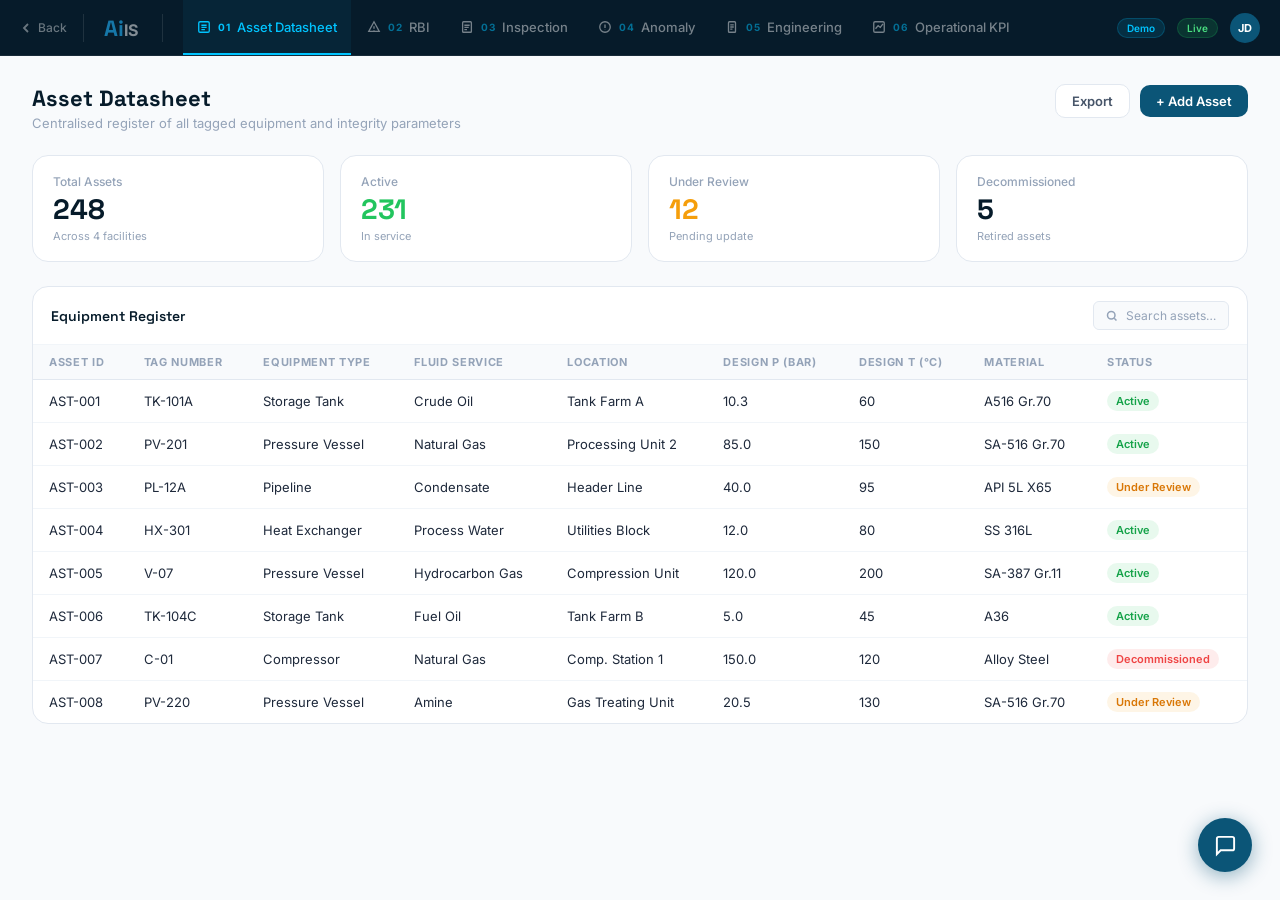
<file: aiis-demo.html>
<!DOCTYPE html>
<html lang="en">
<head>
  <meta charset="UTF-8" />
  <meta name="viewport" content="width=device-width, initial-scale=1.0" />
  <title>AIIS Live Demo — AI Integrity</title>
  <link rel="preconnect" href="https://fonts.googleapis.com" />
  <link href="https://fonts.googleapis.com/css2?family=Inter:wght@300;400;500;600;700&family=Space+Grotesk:wght@400;500;600;700;800&display=swap" rel="stylesheet" />
  <style>
    *, *::before, *::after { box-sizing: border-box; margin: 0; padding: 0; }

    :root {
      --navy:       #061B2A;
      --navy-mid:   #0D2D42;
      --teal:       #0B5577;
      --teal-light: #1677A8;
      --teal-dark:  #073A52;
      --accent:     #00C4FF;
      --white:      #FFFFFF;
      --gray-50:    #F8FAFC;
      --gray-100:   #F1F5F9;
      --gray-200:   #E2E8F0;
      --gray-400:   #94A3B8;
      --gray-600:   #475569;
      --gray-800:   #1E293B;
      --green:      #22c55e;
      --amber:      #f59e0b;
      --red:        #ef4444;
      --font-head:  'Space Grotesk', sans-serif;
      --font-body:  'Inter', sans-serif;
      --r-sm: 6px; --r-md: 10px; --r-lg: 16px;
    }

    html, body { height: 100%; overflow: hidden; }

    body {
      font-family: var(--font-body);
      background: var(--gray-50);
      color: var(--gray-800);
      display: flex;
      flex-direction: column;
    }

    /* ── NAVBAR ─────────────────────────────────── */
    .navbar {
      height: 56px;
      background: var(--navy);
      border-bottom: 1px solid rgba(255,255,255,.07);
      display: flex;
      align-items: center;
      padding: 0 20px;
      gap: 0;
      flex-shrink: 0;
      position: relative;
      z-index: 10;
    }

    .nav-back {
      display: flex;
      align-items: center;
      gap: 6px;
      font-size: 12px;
      font-weight: 500;
      color: rgba(255,255,255,.4);
      text-decoration: none;
      margin-right: 16px;
      flex-shrink: 0;
      transition: color .15s;
      white-space: nowrap;
    }
    .nav-back:hover { color: rgba(255,255,255,.75); }
    .nav-back svg { width: 12px; height: 12px; }

    .nav-divider {
      width: 1px;
      height: 28px;
      background: rgba(255,255,255,.1);
      margin-right: 20px;
      flex-shrink: 0;
    }

    .nav-logo {
      display: flex;
      align-items: baseline;
      gap: 1px;
      margin-right: 24px;
      flex-shrink: 0;
    }
    .nav-logo-ai {
      font-family: var(--font-head);
      font-size: 22px;
      font-weight: 800;
      color: var(--teal-light);
      letter-spacing: -.3px;
    }
    .nav-logo-is {
      font-size: 16px;
      font-weight: 700;
      color: rgba(255,255,255,.5);
    }

    .nav-divider2 {
      width: 1px;
      height: 28px;
      background: rgba(255,255,255,.1);
      margin-right: 20px;
      flex-shrink: 0;
    }

    .nav-tabs {
      display: flex;
      align-items: stretch;
      gap: 2px;
      flex: 1;
      height: 100%;
    }

    .nav-tab {
      display: flex;
      align-items: center;
      gap: 7px;
      padding: 0 14px;
      font-size: 13px;
      font-weight: 500;
      color: rgba(255,255,255,.45);
      cursor: pointer;
      border: none;
      background: none;
      border-bottom: 2px solid transparent;
      transition: color .15s, border-color .15s, background .15s;
      white-space: nowrap;
      font-family: var(--font-body);
    }
    .nav-tab:hover { color: rgba(255,255,255,.75); background: rgba(255,255,255,.04); }
    .nav-tab.active {
      color: var(--accent);
      border-bottom-color: var(--accent);
      background: rgba(0,196,255,.06);
    }
    .nav-tab svg { width: 14px; height: 14px; flex-shrink: 0; }
    .nav-tab .tab-num {
      font-size: 10px;
      font-weight: 700;
      color: rgba(0,196,255,.5);
      letter-spacing: .05em;
    }
    .nav-tab.active .tab-num { color: var(--accent); }

    .nav-right {
      display: flex;
      align-items: center;
      gap: 12px;
      margin-left: 16px;
      flex-shrink: 0;
    }
    .nav-badge {
      font-size: 10px;
      font-weight: 600;
      padding: 3px 9px;
      border-radius: 100px;
      background: rgba(34,197,94,.15);
      color: #4ade80;
      border: 1px solid rgba(34,197,94,.2);
    }
    .demo-label {
      font-size: 10px;
      font-weight: 600;
      padding: 3px 9px;
      border-radius: 100px;
      background: rgba(0,196,255,.12);
      color: var(--accent);
      border: 1px solid rgba(0,196,255,.2);
    }
    .nav-avatar {
      width: 30px; height: 30px;
      border-radius: 50%;
      background: var(--teal);
      display: flex;
      align-items: center;
      justify-content: center;
      font-size: 11px;
      font-weight: 700;
      color: var(--white);
      cursor: pointer;
    }

    /* ── PAGE SHELL ─────────────────────────────── */
    .page { flex: 1; overflow-y: auto; }

    /* ── SECTIONS ───────────────────────────────── */
    .section { display: none; padding: 28px 32px; }
    .section.active { display: block; }

    /* ── PAGE HEADER ────────────────────────────── */
    .page-header {
      display: flex;
      align-items: flex-start;
      justify-content: space-between;
      margin-bottom: 24px;
    }
    .page-title {
      font-family: var(--font-head);
      font-size: 22px;
      font-weight: 700;
      color: var(--navy);
    }
    .page-subtitle {
      font-size: 13px;
      color: var(--gray-400);
      margin-top: 3px;
    }
    .page-actions { display: flex; gap: 10px; align-items: center; }

    .btn {
      display: inline-flex;
      align-items: center;
      gap: 6px;
      font-family: var(--font-body);
      font-size: 13px;
      font-weight: 600;
      padding: 8px 16px;
      border-radius: var(--r-md);
      border: none;
      cursor: pointer;
      transition: background .15s, transform .1s;
    }
    .btn-primary { background: var(--teal); color: var(--white); }
    .btn-primary:hover { background: var(--teal-light); }
    .btn-ghost { background: var(--white); color: var(--gray-600); border: 1px solid var(--gray-200); }
    .btn-ghost:hover { background: var(--gray-100); }

    /* ── STAT CARDS ─────────────────────────────── */
    .stat-row {
      display: grid;
      grid-template-columns: repeat(4, 1fr);
      gap: 16px;
      margin-bottom: 24px;
    }
    .stat-card {
      background: var(--white);
      border: 1px solid var(--gray-200);
      border-radius: var(--r-lg);
      padding: 18px 20px;
    }
    .stat-label { font-size: 12px; color: var(--gray-400); font-weight: 500; margin-bottom: 6px; }
    .stat-val {
      font-family: var(--font-head);
      font-size: 28px;
      font-weight: 700;
      color: var(--navy);
      line-height: 1;
    }
    .stat-val.warn { color: var(--amber); }
    .stat-val.risk { color: var(--red); }
    .stat-val.good { color: var(--green); }
    .stat-meta { font-size: 11px; color: var(--gray-400); margin-top: 6px; }

    /* ── TABLE ──────────────────────────────────── */
    .table-wrap {
      background: var(--white);
      border: 1px solid var(--gray-200);
      border-radius: var(--r-lg);
      overflow: hidden;
    }
    .table-toolbar {
      display: flex;
      align-items: center;
      justify-content: space-between;
      padding: 14px 18px;
      border-bottom: 1px solid var(--gray-100);
    }
    .table-title {
      font-family: var(--font-head);
      font-size: 14px;
      font-weight: 600;
      color: var(--navy);
    }
    .search-box {
      display: flex;
      align-items: center;
      gap: 8px;
      background: var(--gray-50);
      border: 1px solid var(--gray-200);
      border-radius: var(--r-sm);
      padding: 6px 12px;
      font-size: 12px;
      color: var(--gray-400);
    }
    table { width: 100%; border-collapse: collapse; }
    thead tr { background: var(--gray-50); border-bottom: 1px solid var(--gray-200); }
    th {
      font-size: 11px;
      font-weight: 700;
      text-transform: uppercase;
      letter-spacing: .06em;
      color: var(--gray-400);
      padding: 10px 16px;
      text-align: left;
      white-space: nowrap;
    }
    td {
      font-size: 13px;
      color: var(--gray-800);
      padding: 11px 16px;
      border-bottom: 1px solid var(--gray-100);
    }
    tr:last-child td { border-bottom: none; }
    tr:hover td { background: var(--gray-50); }

    /* ── PILLS ──────────────────────────────────── */
    .pill {
      display: inline-block;
      font-size: 11px;
      font-weight: 600;
      padding: 3px 9px;
      border-radius: 100px;
    }
    .pill-high   { background: rgba(239,68,68,.1);   color: #ef4444; }
    .pill-med    { background: rgba(245,158,11,.1);  color: #d97706; }
    .pill-low    { background: rgba(34,197,94,.1);   color: #16a34a; }
    .pill-open   { background: rgba(239,68,68,.1);   color: #ef4444; }
    .pill-prog   { background: rgba(245,158,11,.1);  color: #d97706; }
    .pill-review { background: rgba(99,102,241,.1);  color: #6366f1; }
    .pill-closed { background: rgba(34,197,94,.1);   color: #16a34a; }
    .pill-sched  { background: rgba(14,165,233,.1);  color: #0ea5e9; }
    .pill-done   { background: rgba(34,197,94,.1);   color: #16a34a; }
    .pill-over   { background: rgba(239,68,68,.1);   color: #ef4444; }

    /* ── GRID LAYOUT ────────────────────────────── */
    .two-col { display: grid; grid-template-columns: 1fr 1fr; gap: 20px; }
    .three-col { display: grid; grid-template-columns: 1fr 1fr 1fr; gap: 16px; }

    /* ── RISK MATRIX ─────────────────────────────── */
    .risk-matrix-wrap {
      background: var(--white);
      border: 1px solid var(--gray-200);
      border-radius: var(--r-lg);
      padding: 20px;
    }
    .risk-matrix-title {
      font-family: var(--font-head);
      font-size: 14px;
      font-weight: 600;
      color: var(--navy);
      margin-bottom: 16px;
    }
    .risk-matrix {
      display: grid;
      grid-template-columns: 28px repeat(4, 1fr);
      grid-template-rows: repeat(4, 1fr) 28px;
      gap: 3px;
      height: 220px;
    }
    .rm-cell {
      border-radius: 4px;
      display: flex;
      align-items: center;
      justify-content: center;
      font-size: 11px;
      font-weight: 600;
    }
    .rm-label {
      font-size: 9px;
      color: var(--gray-400);
      text-align: center;
      line-height: 1.2;
      display: flex;
      align-items: center;
      justify-content: center;
    }
    .rm-h { background: rgba(239,68,68,.15);  color: #ef4444; }
    .rm-m { background: rgba(245,158,11,.12); color: #d97706; }
    .rm-l { background: rgba(34,197,94,.12);  color: #16a34a; }
    .rm-dot {
      width: 20px; height: 20px;
      background: var(--navy);
      border-radius: 50%;
      display: flex;
      align-items: center;
      justify-content: center;
      font-size: 9px;
      font-weight: 700;
      color: var(--white);
    }
    .matrix-axis-y {
      font-size: 9px;
      color: var(--gray-400);
      writing-mode: vertical-rl;
      text-orientation: mixed;
      transform: rotate(180deg);
      text-align: center;
      letter-spacing: .05em;
      text-transform: uppercase;
    }
    .matrix-axis-x {
      font-size: 9px;
      color: var(--gray-400);
      text-align: center;
      letter-spacing: .05em;
      text-transform: uppercase;
    }

    /* ── BAR CHART ──────────────────────────────── */
    .chart-wrap {
      background: var(--white);
      border: 1px solid var(--gray-200);
      border-radius: var(--r-lg);
      padding: 20px;
    }
    .chart-title {
      font-family: var(--font-head);
      font-size: 14px;
      font-weight: 600;
      color: var(--navy);
      margin-bottom: 16px;
    }
    .bar-chart {
      display: flex;
      align-items: flex-end;
      gap: 8px;
      height: 120px;
    }
    .bar-col { display: flex; flex-direction: column; align-items: center; gap: 5px; flex: 1; height: 100%; justify-content: flex-end; }
    .bar-fill {
      width: 100%;
      background: var(--teal);
      border-radius: 3px 3px 0 0;
      opacity: .7;
      transition: opacity .2s;
    }
    .bar-fill:hover { opacity: 1; }
    .bar-fill.accent { background: var(--accent); opacity: .6; }
    .bar-fill.accent:hover { opacity: 1; }
    .bar-col span { font-size: 10px; color: var(--gray-400); }

    /* ── STATUS TABS ────────────────────────────── */
    .status-tabs {
      display: flex;
      gap: 10px;
      margin-bottom: 20px;
    }
    .status-tab {
      display: flex;
      align-items: center;
      gap: 8px;
      background: var(--white);
      border: 1px solid var(--gray-200);
      border-radius: var(--r-md);
      padding: 12px 18px;
      cursor: pointer;
      transition: border-color .15s, box-shadow .15s;
    }
    .status-tab:hover { border-color: var(--teal-light); box-shadow: 0 2px 8px rgba(11,85,119,.1); }
    .status-count {
      font-family: var(--font-head);
      font-size: 22px;
      font-weight: 700;
    }
    .status-name { font-size: 12px; color: var(--gray-400); }

    /* ── KPI ROW ─────────────────────────────────── */
    .kpi-row { display: grid; grid-template-columns: repeat(4, 1fr); gap: 16px; margin-bottom: 24px; }
    .kpi-card {
      background: var(--white);
      border: 1px solid var(--gray-200);
      border-radius: var(--r-lg);
      padding: 16px 20px;
    }
    .kpi-label { font-size: 11px; color: var(--gray-400); font-weight: 500; text-transform: uppercase; letter-spacing: .05em; margin-bottom: 8px; }
    .kpi-val {
      font-family: var(--font-head);
      font-size: 26px;
      font-weight: 700;
      color: var(--navy);
      line-height: 1;
      margin-bottom: 4px;
    }
    .kpi-unit { font-size: 12px; color: var(--gray-400); }
    .kpi-trend { font-size: 12px; margin-top: 6px; }
    .trend-up   { color: var(--green); }
    .trend-down { color: var(--red); }

    /* ── CHATBOT ─────────────────────────────────── */
    .chat-toggle {
      position: fixed;
      bottom: 28px;
      right: 28px;
      width: 54px;
      height: 54px;
      border-radius: 50%;
      background: var(--teal);
      border: none;
      cursor: pointer;
      display: flex;
      align-items: center;
      justify-content: center;
      box-shadow: 0 4px 20px rgba(11,85,119,.45);
      transition: background .2s, transform .2s, box-shadow .2s;
      z-index: 1000;
      color: var(--white);
    }
    .chat-toggle:hover { background: var(--teal-light); transform: scale(1.08); box-shadow: 0 6px 28px rgba(11,85,119,.55); }
    .chat-toggle.open { background: var(--navy); }
    .chat-toggle svg { width: 23px; height: 23px; }

    .chat-panel {
      position: fixed;
      bottom: 94px;
      right: 28px;
      width: 384px;
      height: min(540px, calc(100vh - 130px));
      background: var(--white);
      border: 1px solid var(--gray-200);
      border-radius: 18px;
      box-shadow: 0 20px 64px rgba(6,27,42,.18);
      display: flex;
      flex-direction: column;
      z-index: 999;
      overflow: hidden;
      transform: scale(0.88) translateY(24px);
      opacity: 0;
      pointer-events: none;
      transition: transform .22s cubic-bezier(.34,1.56,.64,1), opacity .16s;
      transform-origin: bottom right;
    }
    .chat-panel.open { transform: scale(1) translateY(0); opacity: 1; pointer-events: all; }

    .chat-header {
      background: var(--navy);
      padding: 14px 16px;
      display: flex;
      align-items: center;
      justify-content: space-between;
      flex-shrink: 0;
    }
    .chat-header-info { display: flex; align-items: center; gap: 10px; }
    .chat-avatar {
      width: 34px; height: 34px;
      border-radius: 50%;
      background: linear-gradient(135deg, var(--teal-light), var(--accent));
      display: flex; align-items: center; justify-content: center;
      font-family: var(--font-head); font-size: 12px; font-weight: 800; color: var(--white);
      flex-shrink: 0;
    }
    .chat-name { font-family: var(--font-head); font-size: 14px; font-weight: 700; color: var(--white); }
    .chat-online { font-size: 11px; color: #4ade80; display: flex; align-items: center; gap: 4px; margin-top: 1px; }
    .chat-online::before { content:''; width:6px; height:6px; background:#4ade80; border-radius:50%; display:inline-block; }
    .chat-close {
      width: 28px; height: 28px; border-radius: 50%; border: none;
      background: rgba(255,255,255,.1); color: rgba(255,255,255,.6);
      cursor: pointer; display: flex; align-items: center; justify-content: center;
      font-size: 18px; transition: background .15s; flex-shrink: 0;
    }
    .chat-close:hover { background: rgba(255,255,255,.2); color: var(--white); }

    .chat-messages {
      flex: 1; overflow-y: auto; padding: 16px;
      display: flex; flex-direction: column; gap: 12px;
    }
    .chat-messages::-webkit-scrollbar { width: 4px; }
    .chat-messages::-webkit-scrollbar-thumb { background: var(--gray-200); border-radius: 4px; }

    .msg { display: flex; gap: 8px; align-items: flex-end; }
    .msg.user { flex-direction: row-reverse; }
    .msg-av {
      width: 26px; height: 26px; border-radius: 50%; flex-shrink: 0;
      display: flex; align-items: center; justify-content: center;
      font-size: 10px; font-weight: 700; color: var(--white);
    }
    .msg.ai .msg-av { background: linear-gradient(135deg, var(--teal-light), var(--accent)); }
    .msg.user .msg-av { background: var(--navy); }
    .msg-bubble {
      max-width: 80%; padding: 10px 14px; border-radius: 14px;
      font-size: 13px; line-height: 1.6;
    }
    .msg.ai .msg-bubble {
      background: var(--gray-50); border: 1px solid var(--gray-200);
      border-bottom-left-radius: 4px; color: var(--gray-800);
    }
    .msg.user .msg-bubble {
      background: var(--teal); color: var(--white);
      border-bottom-right-radius: 4px;
    }
    .msg-bubble strong { font-weight: 700; }
    .msg-bubble ul { padding-left: 16px; margin: 6px 0; }
    .msg-bubble li { margin-bottom: 3px; }
    .ctag {
      display: inline-block; font-size: 11px; font-weight: 700;
      padding: 1px 7px; border-radius: 100px;
      background: rgba(0,196,255,.12); color: var(--teal-light);
      margin: 1px 2px;
    }
    .ctag.rh { background: rgba(239,68,68,.12); color: #ef4444; }
    .ctag.rm { background: rgba(245,158,11,.12); color: #d97706; }
    .ctag.rl { background: rgba(34,197,94,.12);  color: #16a34a; }

    .typing-bubble { display: flex; align-items: center; gap: 4px; padding: 12px 14px; }
    .typing-dot { width:6px; height:6px; background:var(--gray-400); border-radius:50%; animation: tbounce 1.2s infinite; }
    .typing-dot:nth-child(2) { animation-delay:.2s; }
    .typing-dot:nth-child(3) { animation-delay:.4s; }
    @keyframes tbounce { 0%,60%,100%{transform:translateY(0)} 30%{transform:translateY(-5px)} }

    .chat-chips {
      padding: 8px 12px; display: flex; flex-wrap: wrap; gap: 6px;
      border-top: 1px solid var(--gray-100); flex-shrink: 0;
    }
    .chip {
      font-size: 11px; font-weight: 500; color: var(--teal);
      background: rgba(11,85,119,.06); border: 1px solid rgba(11,85,119,.15);
      border-radius: 100px; padding: 4px 10px; cursor: pointer;
      transition: background .15s; font-family: var(--font-body); white-space: nowrap;
    }
    .chip:hover { background: rgba(11,85,119,.13); }

    .chat-input-row {
      display: flex; align-items: center; gap: 8px;
      padding: 10px 12px 14px; border-top: 1px solid var(--gray-100); flex-shrink: 0;
    }
    .chat-input {
      flex: 1; border: 1px solid var(--gray-200); border-radius: 20px;
      padding: 8px 14px; font-size: 13px; font-family: var(--font-body);
      color: var(--gray-800); background: var(--gray-50); outline: none;
      transition: border-color .15s;
    }
    .chat-input:focus { border-color: var(--teal-light); background: var(--white); }
    .chat-input::placeholder { color: var(--gray-400); }
    .chat-send {
      width: 34px; height: 34px; border-radius: 50%; background: var(--teal);
      border: none; cursor: pointer; display: flex; align-items: center;
      justify-content: center; color: var(--white); flex-shrink: 0; transition: background .15s;
    }
    .chat-send:hover { background: var(--teal-light); }
    .chat-send svg { width: 14px; height: 14px; }

    /* ── RESPONSIVE ────────────────────────────────── */
    @media (max-width: 900px) {
      .stat-row { grid-template-columns: repeat(2, 1fr); }
      .kpi-row  { grid-template-columns: repeat(2, 1fr); }
      .two-col  { grid-template-columns: 1fr; }
    }

    @media (max-width: 768px) {
      /* Navbar: back + controls on row 1, scrollable tabs on row 2 */
      .navbar { flex-wrap: wrap; height: auto; padding: 0 12px; }
      .nav-logo, .nav-divider, .nav-divider2 { display: none; }
      .nav-back  { flex-grow: 1; height: 48px; order: 0; }
      .nav-right { order: 1; height: 48px; }
      .nav-tabs {
        order: 2; flex: 0 0 100%; height: 40px;
        overflow-x: auto; scrollbar-width: none;
        -webkit-overflow-scrolling: touch;
        border-top: 1px solid rgba(255,255,255,.06);
        gap: 0;
      }
      .nav-tabs::-webkit-scrollbar { display: none; }
      .nav-tab { padding: 0 10px; font-size: 11px; white-space: nowrap; flex-shrink: 0; }
      .nav-tab svg { display: none; }
      .nav-tab .tab-num { display: none; }
      .demo-label, .nav-badge { font-size: 9px; padding: 2px 6px; }
      .nav-avatar { width: 26px; height: 26px; font-size: 9px; }

      /* Sections */
      .section { padding: 16px; }
      .page-header { flex-direction: column; gap: 12px; align-items: flex-start; }
      .page-actions .btn { font-size: 12px; padding: 7px 12px; }

      /* Stats & KPIs */
      .stat-row { grid-template-columns: 1fr 1fr; gap: 12px; }
      .kpi-row  { grid-template-columns: 1fr 1fr; gap: 12px; }
      .stat-val { font-size: 22px; }
      .kpi-val  { font-size: 20px; }

      /* Layouts */
      .two-col   { grid-template-columns: 1fr; }
      .three-col { grid-template-columns: 1fr 1fr; }

      /* Tables scroll horizontally */
      .table-wrap { overflow-x: auto; -webkit-overflow-scrolling: touch; }
      .table-wrap table { min-width: 560px; }
      .table-toolbar { flex-wrap: wrap; gap: 8px; }

      /* Status tabs wrap to 2×2 */
      .status-tabs { flex-wrap: wrap; gap: 8px; }
      .status-tab  { padding: 10px 14px; flex: 1; min-width: 120px; }

      /* Chat panel: near-full-width */
      .chat-panel {
        width: calc(100vw - 24px);
        right: 12px; bottom: 76px;
        height: 440px;
      }
      .chat-toggle { bottom: 16px; right: 16px; width: 48px; height: 48px; }
      .chat-toggle svg { width: 20px; height: 20px; }
    }

    @media (max-width: 480px) {
      .section { padding: 12px; }
      .page-title { font-size: 18px; }
      .page-subtitle { font-size: 11px; }
      .three-col { grid-template-columns: 1fr; }
      .stat-val { font-size: 20px; }
      .kpi-val  { font-size: 18px; }
      .status-count { font-size: 18px; }
      .status-tab { min-width: calc(50% - 4px); padding: 8px 10px; }
      .btn { font-size: 12px; padding: 7px 12px; }
    }
  </style>
</head>
<body>

  <!-- ── NAVBAR ──────────────────────────────────── -->
  <nav class="navbar">
    <a href="index.html" class="nav-back">
      <svg viewBox="0 0 12 12" fill="none" stroke="currentColor" stroke-width="1.8">
        <path d="M8 2L4 6l4 4"/>
      </svg>
      Back
    </a>
    <div class="nav-divider"></div>
    <div class="nav-logo">
      <span class="nav-logo-ai">Ai</span><span class="nav-logo-is">IS</span>
    </div>
    <div class="nav-divider2"></div>
    <div class="nav-tabs">

      <button class="nav-tab active" data-section="asset">
        <svg viewBox="0 0 16 16" fill="none" stroke="currentColor" stroke-width="1.5">
          <rect x="2" y="2" width="12" height="12" rx="1.5"/>
          <path d="M5 6h6M5 8.5h6M5 11h4"/>
        </svg>
        <span class="tab-num">01</span> Asset Datasheet
      </button>

      <button class="nav-tab" data-section="rbi">
        <svg viewBox="0 0 16 16" fill="none" stroke="currentColor" stroke-width="1.5">
          <path d="M8 2L2 13h12L8 2z"/><path d="M8 7v3M8 12v.5"/>
        </svg>
        <span class="tab-num">02</span> RBI
      </button>

      <button class="nav-tab" data-section="inspection">
        <svg viewBox="0 0 16 16" fill="none" stroke="currentColor" stroke-width="1.5">
          <rect x="3" y="2" width="10" height="12" rx="1"/>
          <path d="M5 6h6M5 8.5h5M5 11h3"/>
        </svg>
        <span class="tab-num">03</span> Inspection
      </button>

      <button class="nav-tab" data-section="anomaly">
        <svg viewBox="0 0 16 16" fill="none" stroke="currentColor" stroke-width="1.5">
          <circle cx="8" cy="8" r="6"/><path d="M8 5v4M8 11v.5"/>
        </svg>
        <span class="tab-num">04</span> Anomaly
      </button>

      <button class="nav-tab" data-section="engineering">
        <svg viewBox="0 0 16 16" fill="none" stroke="currentColor" stroke-width="1.5">
          <rect x="4" y="2" width="8" height="12" rx="1"/>
          <path d="M6 5.5h4M6 8h4M6 10.5h2.5"/>
        </svg>
        <span class="tab-num">05</span> Engineering
      </button>

      <button class="nav-tab" data-section="kpi">
        <svg viewBox="0 0 16 16" fill="none" stroke="currentColor" stroke-width="1.5">
          <rect x="2" y="2" width="12" height="12" rx="1.5"/>
          <path d="M4 10l3-3.5 2.5 2 3-4"/>
        </svg>
        <span class="tab-num">06</span> Operational KPI
      </button>

    </div>
    <div class="nav-right">
      <span class="demo-label">Demo</span>
      <span class="nav-badge">Live</span>
      <div class="nav-avatar">JD</div>
    </div>
  </nav>

  <!-- ── CONTENT ──────────────────────────────────── -->
  <div class="page">

    <!-- 01. Asset Datasheet -->
    <div class="section active" id="section-asset">
      <div class="page-header">
        <div>
          <div class="page-title">Asset Datasheet</div>
          <div class="page-subtitle">Centralised register of all tagged equipment and integrity parameters</div>
        </div>
        <div class="page-actions">
          <button class="btn btn-ghost">Export</button>
          <button class="btn btn-primary">+ Add Asset</button>
        </div>
      </div>

      <div class="stat-row">
        <div class="stat-card">
          <div class="stat-label">Total Assets</div>
          <div class="stat-val">248</div>
          <div class="stat-meta">Across 4 facilities</div>
        </div>
        <div class="stat-card">
          <div class="stat-label">Active</div>
          <div class="stat-val good">231</div>
          <div class="stat-meta">In service</div>
        </div>
        <div class="stat-card">
          <div class="stat-label">Under Review</div>
          <div class="stat-val warn">12</div>
          <div class="stat-meta">Pending update</div>
        </div>
        <div class="stat-card">
          <div class="stat-label">Decommissioned</div>
          <div class="stat-val">5</div>
          <div class="stat-meta">Retired assets</div>
        </div>
      </div>

      <div class="table-wrap">
        <div class="table-toolbar">
          <span class="table-title">Equipment Register</span>
          <div class="search-box">
            <svg width="12" height="12" viewBox="0 0 16 16" fill="none" stroke="currentColor" stroke-width="2"><circle cx="7" cy="7" r="5"/><path d="M11 11l3 3"/></svg>
            Search assets…
          </div>
        </div>
        <table>
          <thead>
            <tr>
              <th>Asset ID</th><th>Tag Number</th><th>Equipment Type</th>
              <th>Fluid Service</th><th>Location</th>
              <th>Design P (bar)</th><th>Design T (°C)</th>
              <th>Material</th><th>Status</th>
            </tr>
          </thead>
          <tbody>
            <tr><td>AST-001</td><td>TK-101A</td><td>Storage Tank</td><td>Crude Oil</td><td>Tank Farm A</td><td>10.3</td><td>60</td><td>A516 Gr.70</td><td><span class="pill pill-done">Active</span></td></tr>
            <tr><td>AST-002</td><td>PV-201</td><td>Pressure Vessel</td><td>Natural Gas</td><td>Processing Unit 2</td><td>85.0</td><td>150</td><td>SA-516 Gr.70</td><td><span class="pill pill-done">Active</span></td></tr>
            <tr><td>AST-003</td><td>PL-12A</td><td>Pipeline</td><td>Condensate</td><td>Header Line</td><td>40.0</td><td>95</td><td>API 5L X65</td><td><span class="pill pill-prog">Under Review</span></td></tr>
            <tr><td>AST-004</td><td>HX-301</td><td>Heat Exchanger</td><td>Process Water</td><td>Utilities Block</td><td>12.0</td><td>80</td><td>SS 316L</td><td><span class="pill pill-done">Active</span></td></tr>
            <tr><td>AST-005</td><td>V-07</td><td>Pressure Vessel</td><td>Hydrocarbon Gas</td><td>Compression Unit</td><td>120.0</td><td>200</td><td>SA-387 Gr.11</td><td><span class="pill pill-done">Active</span></td></tr>
            <tr><td>AST-006</td><td>TK-104C</td><td>Storage Tank</td><td>Fuel Oil</td><td>Tank Farm B</td><td>5.0</td><td>45</td><td>A36</td><td><span class="pill pill-done">Active</span></td></tr>
            <tr><td>AST-007</td><td>C-01</td><td>Compressor</td><td>Natural Gas</td><td>Comp. Station 1</td><td>150.0</td><td>120</td><td>Alloy Steel</td><td><span class="pill pill-over">Decommissioned</span></td></tr>
            <tr><td>AST-008</td><td>PV-220</td><td>Pressure Vessel</td><td>Amine</td><td>Gas Treating Unit</td><td>20.5</td><td>130</td><td>SA-516 Gr.70</td><td><span class="pill pill-prog">Under Review</span></td></tr>
          </tbody>
        </table>
      </div>
    </div>

    <!-- 02. RBI -->
    <div class="section" id="section-rbi">
      <div class="page-header">
        <div>
          <div class="page-title">Risk Based Inspection (RBI)</div>
          <div class="page-subtitle">API 580/581 aligned risk ranking — Probability × Consequence of Failure</div>
        </div>
        <div class="page-actions">
          <button class="btn btn-ghost">Export Matrix</button>
          <button class="btn btn-primary">Run Assessment</button>
        </div>
      </div>

      <div class="two-col" style="margin-bottom:24px">
        <div class="risk-matrix-wrap">
          <div class="risk-matrix-title">Risk Matrix — Current Portfolio</div>
          <div style="display:flex;gap:12px;align-items:flex-start">
            <div class="matrix-axis-y" style="height:200px;flex-shrink:0">Consequence of Failure →</div>
            <div>
              <div style="display:grid;grid-template-columns:repeat(4,52px);gap:3px;margin-bottom:3px">
                <div class="rm-cell rm-m" style="height:52px;position:relative"><div class="rm-dot" style="position:absolute;top:5px;right:5px">V07</div></div>
                <div class="rm-cell rm-h" style="height:52px"><div class="rm-dot">TK04</div></div>
                <div class="rm-cell rm-h" style="height:52px"></div>
                <div class="rm-cell rm-h" style="height:52px"></div>
              </div>
              <div style="display:grid;grid-template-columns:repeat(4,52px);gap:3px;margin-bottom:3px">
                <div class="rm-cell rm-l" style="height:52px"></div>
                <div class="rm-cell rm-m" style="height:52px"><div class="rm-dot">PV201</div></div>
                <div class="rm-cell rm-m" style="height:52px"></div>
                <div class="rm-cell rm-h" style="height:52px"></div>
              </div>
              <div style="display:grid;grid-template-columns:repeat(4,52px);gap:3px;margin-bottom:3px">
                <div class="rm-cell rm-l" style="height:52px"></div>
                <div class="rm-cell rm-l" style="height:52px"><div class="rm-dot">HX301</div></div>
                <div class="rm-cell rm-m" style="height:52px"><div class="rm-dot">PL12A</div></div>
                <div class="rm-cell rm-m" style="height:52px"></div>
              </div>
              <div style="display:grid;grid-template-columns:repeat(4,52px);gap:3px;margin-bottom:5px">
                <div class="rm-cell rm-l" style="height:52px"><div class="rm-dot">TK101</div></div>
                <div class="rm-cell rm-l" style="height:52px"></div>
                <div class="rm-cell rm-l" style="height:52px"></div>
                <div class="rm-cell rm-m" style="height:52px"></div>
              </div>
              <div style="display:grid;grid-template-columns:repeat(4,52px);gap:3px;">
                <div class="matrix-axis-x" style="font-size:9px">Low</div>
                <div class="matrix-axis-x" style="font-size:9px">Medium</div>
                <div class="matrix-axis-x" style="font-size:9px">High</div>
                <div class="matrix-axis-x" style="font-size:9px">Very High</div>
              </div>
              <div style="text-align:center;font-size:9px;color:var(--gray-400);margin-top:4px;letter-spacing:.05em;text-transform:uppercase">Probability of Failure →</div>
            </div>
          </div>
        </div>

        <div class="chart-wrap">
          <div class="chart-title">Risk Distribution by Equipment Type</div>
          <div class="bar-chart">
            <div class="bar-col"><div class="bar-fill risk" style="height:70%;background:#ef4444;opacity:.7"></div><span>Tanks</span></div>
            <div class="bar-col"><div class="bar-fill" style="height:90%;background:#0B5577;opacity:.7"></div><span>Vessels</span></div>
            <div class="bar-col"><div class="bar-fill" style="height:55%;background:#0B5577;opacity:.7"></div><span>Pipelines</span></div>
            <div class="bar-col"><div class="bar-fill" style="height:40%;background:#0B5577;opacity:.7"></div><span>HX</span></div>
            <div class="bar-col"><div class="bar-fill" style="height:60%;background:#f59e0b;opacity:.7"></div><span>Comp.</span></div>
          </div>
          <div style="display:flex;gap:16px;margin-top:14px">
            <span style="font-size:11px;display:flex;align-items:center;gap:5px"><span style="width:10px;height:10px;border-radius:2px;background:#ef4444;display:inline-block"></span> High</span>
            <span style="font-size:11px;display:flex;align-items:center;gap:5px"><span style="width:10px;height:10px;border-radius:2px;background:#f59e0b;display:inline-block"></span> Medium</span>
            <span style="font-size:11px;display:flex;align-items:center;gap:5px"><span style="width:10px;height:10px;border-radius:2px;background:#0B5577;display:inline-block"></span> Low</span>
          </div>
        </div>
      </div>

      <div class="table-wrap">
        <div class="table-toolbar">
          <span class="table-title">Equipment Risk Summary</span>
          <div class="search-box">
            <svg width="12" height="12" viewBox="0 0 16 16" fill="none" stroke="currentColor" stroke-width="2"><circle cx="7" cy="7" r="5"/><path d="M11 11l3 3"/></svg>
            Filter…
          </div>
        </div>
        <table>
          <thead>
            <tr><th>Tag</th><th>Equipment</th><th>PoF Category</th><th>CoF Category</th><th>Risk Level</th><th>Method</th><th>Next Inspection</th><th>Interval (yr)</th></tr>
          </thead>
          <tbody>
            <tr><td>TK-04</td><td>Storage Tank</td><td>High</td><td>High</td><td><span class="pill pill-high">High</span></td><td>Semi-Quantitative</td><td>Jan 2025</td><td>1</td></tr>
            <tr><td>V-07</td><td>Pressure Vessel</td><td>Medium</td><td>High</td><td><span class="pill pill-high">High</span></td><td>Quantitative</td><td>Mar 2025</td><td>2</td></tr>
            <tr><td>PL-12A</td><td>Pipeline</td><td>Medium</td><td>Medium</td><td><span class="pill pill-med">Medium</span></td><td>Semi-Quantitative</td><td>Jun 2025</td><td>3</td></tr>
            <tr><td>PV-201</td><td>Pressure Vessel</td><td>Low</td><td>Medium</td><td><span class="pill pill-med">Medium</span></td><td>Qualitative</td><td>Sep 2025</td><td>3</td></tr>
            <tr><td>HX-301</td><td>Heat Exchanger</td><td>Low</td><td>Low</td><td><span class="pill pill-low">Low</span></td><td>Qualitative</td><td>Dec 2026</td><td>5</td></tr>
            <tr><td>TK-101A</td><td>Storage Tank</td><td>Low</td><td>Low</td><td><span class="pill pill-low">Low</span></td><td>Qualitative</td><td>Aug 2026</td><td>4</td></tr>
          </tbody>
        </table>
      </div>
    </div>

    <!-- 03. Inspection -->
    <div class="section" id="section-inspection">
      <div class="page-header">
        <div>
          <div class="page-title">Inspection Management</div>
          <div class="page-subtitle">Schedule, history, footage database, and inspection report records</div>
        </div>
        <div class="page-actions">
          <button class="btn btn-ghost">View Calendar</button>
          <button class="btn btn-primary">+ Schedule</button>
        </div>
      </div>

      <div class="status-tabs">
        <div class="status-tab"><div class="status-count" style="color:var(--teal)">18</div><div class="status-name">Scheduled</div></div>
        <div class="status-tab"><div class="status-count" style="color:var(--amber)">4</div><div class="status-name">In Progress</div></div>
        <div class="status-tab"><div class="status-count" style="color:var(--green)">63</div><div class="status-name">Completed</div></div>
        <div class="status-tab"><div class="status-count" style="color:var(--red)">3</div><div class="status-name">Overdue</div></div>
      </div>

      <div class="table-wrap">
        <div class="table-toolbar">
          <span class="table-title">Inspection Schedule &amp; History</span>
          <div class="search-box">
            <svg width="12" height="12" viewBox="0 0 16 16" fill="none" stroke="currentColor" stroke-width="2"><circle cx="7" cy="7" r="5"/><path d="M11 11l3 3"/></svg>
            Search…
          </div>
        </div>
        <table>
          <thead>
            <tr><th>Insp. ID</th><th>Asset Tag</th><th>Equipment</th><th>Inspection Type</th><th>Method</th><th>Scheduled Date</th><th>Inspector</th><th>Report</th><th>Status</th></tr>
          </thead>
          <tbody>
            <tr><td>INS-2024-031</td><td>TK-04</td><td>Storage Tank</td><td>External Visual</td><td>CVI</td><td>15 Jan 2025</td><td>A. Rahman</td><td>—</td><td><span class="pill pill-sched">Scheduled</span></td></tr>
            <tr><td>INS-2024-030</td><td>V-07</td><td>Pressure Vessel</td><td>Thickness Survey</td><td>UT</td><td>10 Jan 2025</td><td>B. Santoso</td><td>—</td><td><span class="pill pill-prog">In Progress</span></td></tr>
            <tr><td>INS-2024-029</td><td>PL-12A</td><td>Pipeline</td><td>Corrosion Survey</td><td>UT/RT</td><td>18 Dec 2024</td><td>C. Wibowo</td><td><span style="color:var(--teal);font-weight:600;cursor:pointer">View PDF</span></td><td><span class="pill pill-done">Completed</span></td></tr>
            <tr><td>INS-2024-028</td><td>PV-201</td><td>Pressure Vessel</td><td>Full Inspection</td><td>WFMT/UT</td><td>05 Dec 2024</td><td>A. Rahman</td><td><span style="color:var(--teal);font-weight:600;cursor:pointer">View PDF</span></td><td><span class="pill pill-done">Completed</span></td></tr>
            <tr><td>INS-2024-027</td><td>HX-301</td><td>Heat Exchanger</td><td>Tube Bundle</td><td>ECT</td><td>01 Nov 2024</td><td>D. Pratama</td><td><span style="color:var(--teal);font-weight:600;cursor:pointer">View PDF</span></td><td><span class="pill pill-done">Completed</span></td></tr>
            <tr><td>INS-2024-026</td><td>TK-101A</td><td>Storage Tank</td><td>Internal Visual</td><td>CVI</td><td>25 Sep 2024</td><td>B. Santoso</td><td>—</td><td><span class="pill pill-over">Overdue</span></td></tr>
          </tbody>
        </table>
      </div>
    </div>

    <!-- 04. Anomaly -->
    <div class="section" id="section-anomaly">
      <div class="page-header">
        <div>
          <div class="page-title">Anomaly Management</div>
          <div class="page-subtitle">Record, track, and resolve all detected defects and integrity findings</div>
        </div>
        <div class="page-actions">
          <button class="btn btn-ghost">Export</button>
          <button class="btn btn-primary">+ Record Anomaly</button>
        </div>
      </div>

      <div class="status-tabs">
        <div class="status-tab"><div class="status-count" style="color:var(--red)">12</div><div class="status-name">Open</div></div>
        <div class="status-tab"><div class="status-count" style="color:var(--amber)">5</div><div class="status-name">In Progress</div></div>
        <div class="status-tab"><div class="status-count" style="color:#6366f1">3</div><div class="status-name">Pending Review</div></div>
        <div class="status-tab"><div class="status-count" style="color:var(--green)">47</div><div class="status-name">Closed</div></div>
      </div>

      <div class="table-wrap">
        <div class="table-toolbar">
          <span class="table-title">Anomaly Register</span>
          <div class="search-box">
            <svg width="12" height="12" viewBox="0 0 16 16" fill="none" stroke="currentColor" stroke-width="2"><circle cx="7" cy="7" r="5"/><path d="M11 11l3 3"/></svg>
            Search…
          </div>
        </div>
        <table>
          <thead>
            <tr><th>Anomaly ID</th><th>Asset Tag</th><th>Description</th><th>Classification</th><th>Severity</th><th>Raised Date</th><th>Due Date</th><th>Assigned To</th><th>Status</th></tr>
          </thead>
          <tbody>
            <tr><td>ANO-024-001</td><td>TK-04</td><td>Wall thinning — bottom plate, SE quadrant</td><td>Corrosion</td><td><span class="pill pill-high">Critical</span></td><td>18 Dec 2024</td><td>31 Jan 2025</td><td>A. Rahman</td><td><span class="pill pill-open">Open</span></td></tr>
            <tr><td>ANO-024-002</td><td>V-07</td><td>Pitting corrosion on nozzle N3</td><td>Corrosion</td><td><span class="pill pill-high">High</span></td><td>10 Dec 2024</td><td>28 Feb 2025</td><td>B. Santoso</td><td><span class="pill pill-prog">In Progress</span></td></tr>
            <tr><td>ANO-024-003</td><td>PL-12A</td><td>Surface crack — 12 o'clock position, km 4.2</td><td>Cracking</td><td><span class="pill pill-high">High</span></td><td>19 Dec 2024</td><td>15 Jan 2025</td><td>C. Wibowo</td><td><span class="pill pill-open">Open</span></td></tr>
            <tr><td>ANO-024-004</td><td>PV-201</td><td>Coating degradation — shell zone B</td><td>Coating Defect</td><td><span class="pill pill-med">Medium</span></td><td>05 Dec 2024</td><td>30 Mar 2025</td><td>D. Pratama</td><td><span class="pill pill-review">Pending Review</span></td></tr>
            <tr><td>ANO-024-005</td><td>HX-301</td><td>Tube thinning — pass 2, rows 4–6</td><td>Corrosion</td><td><span class="pill pill-med">Medium</span></td><td>01 Nov 2024</td><td>28 Feb 2025</td><td>A. Rahman</td><td><span class="pill pill-prog">In Progress</span></td></tr>
            <tr><td>ANO-024-006</td><td>TK-101A</td><td>Minor weld discontinuity — roof to shell joint</td><td>Weld Defect</td><td><span class="pill pill-low">Low</span></td><td>20 Oct 2024</td><td>30 Jun 2025</td><td>B. Santoso</td><td><span class="pill pill-closed">Closed</span></td></tr>
          </tbody>
        </table>
      </div>
    </div>

    <!-- 05. Engineering Assessment -->
    <div class="section" id="section-engineering">
      <div class="page-header">
        <div>
          <div class="page-title">Engineering Assessment</div>
          <div class="page-subtitle">Fitness-for-Service, remaining life calculations, and corrosion analysis</div>
        </div>
        <div class="page-actions">
          <button class="btn btn-ghost">Export Report</button>
          <button class="btn btn-primary">+ New Assessment</button>
        </div>
      </div>

      <div class="stat-row">
        <div class="stat-card">
          <div class="stat-label">Total Assessments</div>
          <div class="stat-val">34</div>
          <div class="stat-meta">This year</div>
        </div>
        <div class="stat-card">
          <div class="stat-label">Acceptable FFS</div>
          <div class="stat-val good">27</div>
          <div class="stat-meta">Fit for continued service</div>
        </div>
        <div class="stat-card">
          <div class="stat-label">Conditional</div>
          <div class="stat-val warn">5</div>
          <div class="stat-meta">With operating limits</div>
        </div>
        <div class="stat-card">
          <div class="stat-label">Unacceptable</div>
          <div class="stat-val risk">2</div>
          <div class="stat-meta">Action required</div>
        </div>
      </div>

      <div class="table-wrap">
        <div class="table-toolbar">
          <span class="table-title">Assessment Register</span>
          <div class="search-box">
            <svg width="12" height="12" viewBox="0 0 16 16" fill="none" stroke="currentColor" stroke-width="2"><circle cx="7" cy="7" r="5"/><path d="M11 11l3 3"/></svg>
            Search…
          </div>
        </div>
        <table>
          <thead>
            <tr><th>Assess. ID</th><th>Asset Tag</th><th>Assessment Type</th><th>FFS Level</th><th>Anomaly Ref.</th><th>Remaining Life</th><th>MAWP (bar)</th><th>Assessed By</th><th>Date</th><th>Outcome</th></tr>
          </thead>
          <tbody>
            <tr><td>ENG-2024-010</td><td>TK-04</td><td>General Metal Loss</td><td>Level 2</td><td>ANO-024-001</td><td>2.1 yr</td><td>9.8</td><td>Ir. Suharto</td><td>20 Dec 2024</td><td><span class="pill pill-over">Unacceptable</span></td></tr>
            <tr><td>ENG-2024-009</td><td>V-07</td><td>Local Metal Loss</td><td>Level 1</td><td>ANO-024-002</td><td>4.5 yr</td><td>115.0</td><td>Ir. Kurniawan</td><td>15 Dec 2024</td><td><span class="pill pill-prog">Conditional</span></td></tr>
            <tr><td>ENG-2024-008</td><td>PL-12A</td><td>Crack-Like Flaw</td><td>Level 2</td><td>ANO-024-003</td><td>1.8 yr</td><td>36.5</td><td>Ir. Suharto</td><td>22 Dec 2024</td><td><span class="pill pill-over">Unacceptable</span></td></tr>
            <tr><td>ENG-2024-007</td><td>PV-201</td><td>General Metal Loss</td><td>Level 1</td><td>—</td><td>8.3 yr</td><td>84.5</td><td>Ir. Kurniawan</td><td>06 Dec 2024</td><td><span class="pill pill-done">Acceptable</span></td></tr>
            <tr><td>ENG-2024-006</td><td>HX-301</td><td>Local Metal Loss</td><td>Level 1</td><td>ANO-024-005</td><td>6.0 yr</td><td>11.8</td><td>Ir. Suharto</td><td>05 Nov 2024</td><td><span class="pill pill-done">Acceptable</span></td></tr>
          </tbody>
        </table>
      </div>
    </div>

    <!-- 06. Operational KPI -->
    <div class="section" id="section-kpi">
      <div class="page-header">
        <div>
          <div class="page-title">Operational KPI</div>
          <div class="page-subtitle">Live production performance linked to asset integrity data</div>
        </div>
        <div class="page-actions">
          <button class="btn btn-ghost">Export Data</button>
          <button class="btn btn-primary">Configure KPIs</button>
        </div>
      </div>

      <div class="kpi-row">
        <div class="kpi-card">
          <div class="kpi-label">Production Rate</div>
          <div class="kpi-val">12,450</div>
          <div class="kpi-unit">BOPD</div>
          <div class="kpi-trend trend-up">↑ 3.2% vs last month</div>
        </div>
        <div class="kpi-card">
          <div class="kpi-label">Avg. Operating Temp.</div>
          <div class="kpi-val">87</div>
          <div class="kpi-unit">°C</div>
          <div class="kpi-trend" style="color:var(--gray-400)">→ Stable</div>
        </div>
        <div class="kpi-card">
          <div class="kpi-label">Avg. Operating Pressure</div>
          <div class="kpi-val">42.3</div>
          <div class="kpi-unit">bar</div>
          <div class="kpi-trend trend-down">↓ 1.1% vs last month</div>
        </div>
        <div class="kpi-card">
          <div class="kpi-label">Corr. Inhibitor Efficiency</div>
          <div class="kpi-val good">94%</div>
          <div class="kpi-unit">Last 30 days</div>
          <div class="kpi-trend trend-up">↑ 2% vs last month</div>
        </div>
      </div>

      <div class="two-col">
        <div class="chart-wrap">
          <div class="chart-title">Production Rate — Last 12 Months (BOPD)</div>
          <div class="bar-chart">
            <div class="bar-col"><div class="bar-fill" style="height:68%"></div><span>Jan</span></div>
            <div class="bar-col"><div class="bar-fill" style="height:72%"></div><span>Feb</span></div>
            <div class="bar-col"><div class="bar-fill" style="height:65%"></div><span>Mar</span></div>
            <div class="bar-col"><div class="bar-fill" style="height:80%"></div><span>Apr</span></div>
            <div class="bar-col"><div class="bar-fill" style="height:78%"></div><span>May</span></div>
            <div class="bar-col"><div class="bar-fill accent" style="height:85%"></div><span>Jun</span></div>
            <div class="bar-col"><div class="bar-fill accent" style="height:88%"></div><span>Jul</span></div>
            <div class="bar-col"><div class="bar-fill accent" style="height:91%"></div><span>Aug</span></div>
            <div class="bar-col"><div class="bar-fill accent" style="height:87%"></div><span>Sep</span></div>
            <div class="bar-col"><div class="bar-fill accent" style="height:93%"></div><span>Oct</span></div>
            <div class="bar-col"><div class="bar-fill accent" style="height:89%"></div><span>Nov</span></div>
            <div class="bar-col"><div class="bar-fill accent" style="height:96%"></div><span>Dec</span></div>
          </div>
        </div>

        <div class="chart-wrap">
          <div class="chart-title">Corrosion Inhibitor Performance — Last 12 Months (%)</div>
          <div class="bar-chart">
            <div class="bar-col"><div class="bar-fill" style="height:74%"></div><span>Jan</span></div>
            <div class="bar-col"><div class="bar-fill" style="height:79%"></div><span>Feb</span></div>
            <div class="bar-col"><div class="bar-fill" style="height:76%"></div><span>Mar</span></div>
            <div class="bar-col"><div class="bar-fill" style="height:82%"></div><span>Apr</span></div>
            <div class="bar-col"><div class="bar-fill" style="height:85%"></div><span>May</span></div>
            <div class="bar-col"><div class="bar-fill accent" style="height:88%"></div><span>Jun</span></div>
            <div class="bar-col"><div class="bar-fill accent" style="height:90%"></div><span>Jul</span></div>
            <div class="bar-col"><div class="bar-fill accent" style="height:92%"></div><span>Aug</span></div>
            <div class="bar-col"><div class="bar-fill accent" style="height:91%"></div><span>Sep</span></div>
            <div class="bar-col"><div class="bar-fill accent" style="height:94%"></div><span>Oct</span></div>
            <div class="bar-col"><div class="bar-fill accent" style="height:92%"></div><span>Nov</span></div>
            <div class="bar-col"><div class="bar-fill accent" style="height:94%"></div><span>Dec</span></div>
          </div>
        </div>
      </div>
    </div>

  </div><!-- /page -->

  <!-- ── CHATBOT ──────────────────────────────────── -->
  <button class="chat-toggle" id="chatToggle" title="Ask AI Assistant">
    <svg viewBox="0 0 24 24" fill="none" stroke="currentColor" stroke-width="2">
      <path d="M21 15a2 2 0 0 1-2 2H7l-4 4V5a2 2 0 0 1 2-2h14a2 2 0 0 1 2 2z"/>
    </svg>
  </button>

  <div class="chat-panel" id="chatPanel">
    <div class="chat-header">
      <div class="chat-header-info">
        <div class="chat-avatar">AI</div>
        <div>
          <div class="chat-name">AIIS Assistant</div>
          <div class="chat-online">Online</div>
        </div>
      </div>
      <button class="chat-close" id="chatClose">&times;</button>
    </div>

    <div class="chat-messages" id="chatMessages">
      <div class="msg ai">
        <div class="msg-av">AI</div>
        <div class="msg-bubble">
          Hello! I'm your <strong>AIIS AI Assistant</strong>. I can help you query assets, risk levels, inspection status, anomalies, and KPIs.<br><br>
          What would you like to know?
        </div>
      </div>
    </div>

    <div class="chat-chips">
      <button class="chip">High risk assets?</button>
      <button class="chip">Overdue inspections</button>
      <button class="chip">Open anomalies</button>
      <button class="chip">Production KPIs</button>
    </div>

    <div class="chat-input-row">
      <input type="text" class="chat-input" id="chatInput" placeholder="Ask about any asset…" autocomplete="off" />
      <button class="chat-send" id="chatSend">
        <svg viewBox="0 0 24 24" fill="none" stroke="currentColor" stroke-width="2.5">
          <line x1="22" y1="2" x2="11" y2="13"/>
          <polygon points="22 2 15 22 11 13 2 9 22 2"/>
        </svg>
      </button>
    </div>
  </div>

  <script>
    const tabs = document.querySelectorAll('.nav-tab');
    const sections = document.querySelectorAll('.section');

    tabs.forEach(tab => {
      tab.addEventListener('click', () => {
        const target = tab.dataset.section;
        tabs.forEach(t => t.classList.remove('active'));
        sections.forEach(s => s.classList.remove('active'));
        tab.classList.add('active');
        document.getElementById('section-' + target).classList.add('active');
      });
    });
  </script>

  <script>
    // ── CHATBOT ──────────────────────────────────────────────
    const chatToggle  = document.getElementById('chatToggle');
    const chatPanel   = document.getElementById('chatPanel');
    const chatClose   = document.getElementById('chatClose');
    const chatMessages= document.getElementById('chatMessages');
    const chatInput   = document.getElementById('chatInput');
    const chatSend    = document.getElementById('chatSend');

    chatToggle.addEventListener('click', () => {
      chatPanel.classList.toggle('open');
      chatToggle.classList.toggle('open');
    });
    chatClose.addEventListener('click', () => {
      chatPanel.classList.remove('open');
      chatToggle.classList.remove('open');
    });

    document.querySelectorAll('.chip').forEach(btn => {
      btn.addEventListener('click', () => sendMessage(btn.textContent.trim()));
    });
    chatSend.addEventListener('click', () => {
      const v = chatInput.value.trim();
      if (v) sendMessage(v);
    });
    chatInput.addEventListener('keydown', e => {
      if (e.key === 'Enter') { const v = chatInput.value.trim(); if (v) sendMessage(v); }
    });

    function addMsg(html, role) {
      const initials = role === 'user' ? 'JD' : 'AI';
      const el = document.createElement('div');
      el.className = `msg ${role}`;
      el.innerHTML = `<div class="msg-av">${initials}</div><div class="msg-bubble">${html}</div>`;
      chatMessages.appendChild(el);
      chatMessages.scrollTop = chatMessages.scrollHeight;
    }

    function showTyping() {
      const el = document.createElement('div');
      el.className = 'msg ai'; el.id = 'typingMsg';
      el.innerHTML = `<div class="msg-av">AI</div><div class="msg-bubble typing-bubble"><span class="typing-dot"></span><span class="typing-dot"></span><span class="typing-dot"></span></div>`;
      chatMessages.appendChild(el);
      chatMessages.scrollTop = chatMessages.scrollHeight;
    }
    function removeTyping() { const t = document.getElementById('typingMsg'); if (t) t.remove(); }

    function sendMessage(text) {
      addMsg(text, 'user');
      chatInput.value = '';
      showTyping();
      setTimeout(() => { removeTyping(); addMsg(getResponse(text), 'ai'); }, 800 + Math.random() * 500);
    }

    function getResponse(input) {
      const q = input.toLowerCase();

      if (/^(hi\b|hello\b|hey\b|good\s*(morning|afternoon|evening))/.test(q)) {
        return `Hello! I can help you with:<br><ul>
          <li>Asset details — e.g. <em>"Tell me about TK-04"</em></li>
          <li>Risk levels — e.g. <em>"Which assets are high risk?"</em></li>
          <li>Inspections — e.g. <em>"Any overdue inspections?"</em></li>
          <li>Anomalies — e.g. <em>"List open anomalies"</em></li>
          <li>KPIs — e.g. <em>"What is the production rate?"</em></li>
          <li>Overview — e.g. <em>"Give me a platform summary"</em></li>
        </ul>`;
      }

      if (/tk.?04|tank.?04/.test(q)) {
        return `<strong>TK-04</strong> — Storage Tank, Tank Farm B<br><br>
          <strong>Fluid:</strong> Fuel Oil &nbsp;|&nbsp; <strong>Design P:</strong> 5.0 bar &nbsp;|&nbsp; <strong>Design T:</strong> 45°C<br>
          <strong>Risk:</strong> <span class="ctag rh">High</span> (High PoF × High CoF)<br>
          <strong>Anomaly:</strong> Wall thinning — bottom plate, SE quadrant <span class="ctag rh">Critical · Open</span><br>
          <strong>FFS Result:</strong> <span class="ctag rh">Unacceptable</span> — Remaining life: <strong>2.1 yrs</strong>, MAWP: 9.8 bar<br>
          <strong>Next Inspection:</strong> 15 Jan 2025 (External Visual / CVI)<br><br>
          ⚠️ Immediate action required — FFS assessment unacceptable.`;
      }

      if (/\bv.?07\b|vessel.?07/.test(q)) {
        return `<strong>V-07</strong> — Pressure Vessel, Compression Unit<br><br>
          <strong>Fluid:</strong> Hydrocarbon Gas &nbsp;|&nbsp; <strong>Design P:</strong> 120.0 bar &nbsp;|&nbsp; <strong>Design T:</strong> 200°C<br>
          <strong>Risk:</strong> <span class="ctag rh">High</span> (Medium PoF × High CoF)<br>
          <strong>Anomaly:</strong> Pitting corrosion on nozzle N3 <span class="ctag rh">High · In Progress</span><br>
          <strong>FFS Result:</strong> <span class="ctag rm">Conditional</span> — Remaining life: <strong>4.5 yrs</strong>, MAWP: 115.0 bar<br>
          <strong>Inspection:</strong> Thickness Survey (UT) — In Progress, 10 Jan 2025`;
      }

      if (/pl.?12a|pipeline.?12/.test(q)) {
        return `<strong>PL-12A</strong> — Pipeline, Header Line<br><br>
          <strong>Fluid:</strong> Condensate &nbsp;|&nbsp; <strong>Design P:</strong> 40.0 bar &nbsp;|&nbsp; <strong>Status:</strong> Under Review<br>
          <strong>Risk:</strong> <span class="ctag rm">Medium</span><br>
          <strong>Anomaly:</strong> Surface crack — 12 o'clock, km 4.2 <span class="ctag rh">High · Open</span><br>
          <strong>FFS Result:</strong> <span class="ctag rh">Unacceptable</span> — Remaining life: <strong>1.8 yrs</strong>, MAWP: 36.5 bar<br><br>
          ⚠️ Crack-like flaw — Level 2 FFS result is unacceptable. Immediate re-assessment needed.`;
      }

      if (/pv.?201/.test(q)) {
        return `<strong>PV-201</strong> — Pressure Vessel, Processing Unit 2<br><br>
          <strong>Fluid:</strong> Natural Gas &nbsp;|&nbsp; <strong>Design P:</strong> 85.0 bar<br>
          <strong>Risk:</strong> <span class="ctag rm">Medium</span> (Low PoF × Medium CoF)<br>
          <strong>Anomaly:</strong> Coating degradation, shell zone B <span class="ctag rm">Medium · Pending Review</span><br>
          <strong>FFS Result:</strong> <span class="ctag rl">Acceptable</span> — Remaining life: <strong>8.3 yrs</strong>, MAWP: 84.5 bar<br>
          <strong>Last Inspection:</strong> Full Inspection (WFMT/UT) — Completed 05 Dec 2024`;
      }

      if (/hx.?301|heat.?exchanger/.test(q)) {
        return `<strong>HX-301</strong> — Heat Exchanger, Utilities Block<br><br>
          <strong>Fluid:</strong> Process Water &nbsp;|&nbsp; <strong>Design P:</strong> 12.0 bar<br>
          <strong>Risk:</strong> <span class="ctag rl">Low</span><br>
          <strong>Anomaly:</strong> Tube thinning — pass 2, rows 4–6 <span class="ctag rm">Medium · In Progress</span><br>
          <strong>FFS Result:</strong> <span class="ctag rl">Acceptable</span> — Remaining life: <strong>6.0 yrs</strong>, MAWP: 11.8 bar<br>
          <strong>Last Inspection:</strong> Tube Bundle ECT — Completed 01 Nov 2024`;
      }

      if (/tk.?101/.test(q)) {
        return `<strong>TK-101A</strong> — Storage Tank, Tank Farm A<br><br>
          <strong>Fluid:</strong> Crude Oil &nbsp;|&nbsp; <strong>Design P:</strong> 10.3 bar<br>
          <strong>Risk:</strong> <span class="ctag rl">Low</span><br>
          <strong>Anomaly:</strong> Minor weld discontinuity — roof-to-shell joint <span class="ctag rl">Low · Closed</span><br>
          <strong>FFS:</strong> Not assessed<br>
          <strong>Inspection:</strong> <span class="ctag rh">Overdue</span> — Internal Visual due 25 Sep 2024<br><br>
          ⚠️ Inspection is overdue. Schedule immediately.`;
      }

      if (/pv.?220/.test(q)) {
        return `<strong>PV-220</strong> — Pressure Vessel, Gas Treating Unit<br><br>
          <strong>Fluid:</strong> Amine &nbsp;|&nbsp; <strong>Design P:</strong> 20.5 bar &nbsp;|&nbsp; <strong>Design T:</strong> 130°C<br>
          <strong>Material:</strong> SA-516 Gr.70<br>
          <strong>Status:</strong> <span class="ctag rm">Under Review</span> — No active anomaly or FFS assessment on record yet.`;
      }

      if (/high.?risk|most.?risk|critical.?asset|riski(est|er)|worst|dangerous/.test(q)) {
        return `There are <strong>2 high-risk assets</strong> in the current portfolio:<br><br>
          1. <span class="ctag rh">TK-04</span> Storage Tank — High PoF × High CoF<br>
          &nbsp;&nbsp;FFS: Unacceptable · Remaining life: 2.1 yrs<br><br>
          2. <span class="ctag rh">V-07</span> Pressure Vessel — Medium PoF × High CoF<br>
          &nbsp;&nbsp;FFS: Conditional · Remaining life: 4.5 yrs<br><br>
          Both require prioritised inspection and engineering review.`;
      }

      if (/overdue|past.?due|miss(ed|ing).?inspect|late.?inspect/.test(q)) {
        return `There is <strong>1 overdue inspection</strong>:<br><br>
          <span class="ctag">TK-101A</span> Storage Tank — Tank Farm A<br>
          <strong>Type:</strong> Internal Visual (CVI)<br>
          <strong>Due Date:</strong> 25 Sep 2024<br>
          <strong>Inspector:</strong> B. Santoso<br><br>
          Please schedule immediately to maintain compliance.`;
      }

      if (/open.?anomal|anomal.*(open|unresolv|active)|list.*anomal/.test(q)) {
        return `<strong>2 open anomalies</strong> require immediate attention:<br><br>
          <span class="ctag rh">ANO-024-001</span> <strong>TK-04</strong><br>
          Wall thinning — bottom plate, SE quadrant (Critical)<br>
          Due: 31 Jan 2025 · Assigned: A. Rahman<br><br>
          <span class="ctag rh">ANO-024-003</span> <strong>PL-12A</strong><br>
          Surface crack — 12 o'clock, km 4.2 (High)<br>
          Due: 15 Jan 2025 · Assigned: C. Wibowo<br><br>
          Additionally: 5 In Progress, 3 Pending Review, 47 Closed.`;
      }

      if (/anomal/.test(q)) {
        return `<strong>Anomaly Register Summary:</strong><br><br>
          <span class="ctag rh">12 Open</span> &nbsp;
          <span class="ctag rm">5 In Progress</span> &nbsp;
          <span class="ctag" style="background:rgba(99,102,241,.12);color:#6366f1">3 Pending Review</span> &nbsp;
          <span class="ctag rl">47 Closed</span><br><br>
          <strong>Critical / High:</strong><br>
          • TK-04 — Wall thinning (Critical, Open)<br>
          • PL-12A — Surface crack (High, Open)<br>
          • V-07 — Pitting corrosion (High, In Progress)`;
      }

      if (/kpi|production.?rate|bopd|inhibitor|operational.?perf/.test(q)) {
        return `<strong>Current Operational KPIs:</strong><br><br>
          📊 <strong>Production Rate:</strong> 12,450 BOPD <span class="ctag rl">↑ 3.2%</span><br>
          🌡️ <strong>Avg. Operating Temp:</strong> 87°C — Stable<br>
          ⚙️ <strong>Avg. Operating Pressure:</strong> 42.3 bar <span class="ctag rm">↓ 1.1%</span><br>
          🔬 <strong>Corr. Inhibitor Efficiency:</strong> 94% <span class="ctag rl">↑ 2%</span><br><br>
          Overall performance is trending positively.`;
      }

      if (/remain(ing)?.?(life|lifespan|service)|how.?long|lifespan/.test(q)) {
        return `<strong>Remaining Life — FFS Assessed Assets:</strong><br><br>
          <span class="ctag rh">PL-12A</span> 1.8 yrs — Unacceptable<br>
          <span class="ctag rh">TK-04</span> 2.1 yrs — Unacceptable<br>
          <span class="ctag rm">V-07</span> 4.5 yrs — Conditional<br>
          <span class="ctag rl">HX-301</span> 6.0 yrs — Acceptable<br>
          <span class="ctag rl">PV-201</span> 8.3 yrs — Acceptable<br><br>
          ⚠️ PL-12A and TK-04 have critically short remaining lives — urgent action required.`;
      }

      if (/unacceptable|urgent|immediate|action.?required/.test(q)) {
        return `<strong>Assets requiring immediate action:</strong><br><br>
          1. <span class="ctag rh">TK-04</span> — FFS Level 2, Unacceptable<br>
          Wall thinning, remaining life 2.1 yrs. Recommend repair or de-rating.<br><br>
          2. <span class="ctag rh">PL-12A</span> — FFS Level 2, Unacceptable<br>
          Crack-like flaw, remaining life 1.8 yrs. Immediate FFS re-assessment required.`;
      }

      if (/inspect(ion)?.?(schedul|upcoming|next|calendar)|schedul.*inspect/.test(q)) {
        return `<strong>Inspection Overview:</strong><br><br>
          <span class="ctag" style="background:rgba(14,165,233,.1);color:#0ea5e9">18 Scheduled</span> &nbsp;
          <span class="ctag rm">4 In Progress</span> &nbsp;
          <span class="ctag rl">63 Completed</span> &nbsp;
          <span class="ctag rh">3 Overdue</span><br><br>
          <strong>Upcoming:</strong><br>
          • <strong>TK-04</strong> — External Visual (CVI), 15 Jan 2025<br>
          • <strong>V-07</strong> — Thickness Survey (UT), 10 Jan 2025 (In Progress)`;
      }

      if (/summar|overview|status|how.*(things|looking|going)|what.*happening/.test(q)) {
        return `<strong>AIIS Platform — Status Summary</strong><br><br>
          📦 <strong>Assets:</strong> 248 total (231 Active, 12 Under Review, 5 Decommissioned)<br>
          ⚠️ <strong>High Risk:</strong> 2 assets — TK-04, V-07<br>
          🔍 <strong>Inspections:</strong> 3 overdue, 4 in progress, 18 scheduled<br>
          🚨 <strong>Open Anomalies:</strong> 12 (2 Critical/High priority)<br>
          📐 <strong>FFS Unacceptable:</strong> TK-04 (2.1 yrs) and PL-12A (1.8 yrs)<br>
          📊 <strong>Production:</strong> 12,450 BOPD (↑ 3.2%)`;
      }

      if (/how many|total.?asset|number.?of.?asset|asset.?count/.test(q)) {
        return `The asset register contains <strong>248 assets</strong> across 4 facilities:<br><br>
          ✅ <strong>Active:</strong> 231 in service<br>
          🔄 <strong>Under Review:</strong> 12 pending update<br>
          🚫 <strong>Decommissioned:</strong> 5 retired<br><br>
          Equipment includes storage tanks, pressure vessels, pipelines, heat exchangers, and compressors.`;
      }

      if (/decomm|retire|retired|out.?of.?service/.test(q)) {
        return `There is <strong>1 decommissioned asset</strong> in the visible register:<br><br>
          <span class="ctag">C-01</span> Compressor — Comp. Station 1<br>
          Fluid: Natural Gas · Material: Alloy Steel<br><br>
          5 decommissioned assets exist in total across all facilities.`;
      }

      return `I didn't quite catch that. Try asking:<br><ul>
        <li><em>"Tell me about TK-04"</em> or <em>"What is PL-12A?"</em></li>
        <li><em>"Which assets are high risk?"</em></li>
        <li><em>"Any overdue inspections?"</em></li>
        <li><em>"List open anomalies"</em></li>
        <li><em>"Remaining life of assets"</em></li>
        <li><em>"What is the production rate?"</em></li>
        <li><em>"Give me a platform summary"</em></li>
      </ul>`;
    }
  </script>

</body>
</html>
</file>
<file: styles.css>
/* ── RESET & BASE ─────────────────────────────────── */
*, *::before, *::after { box-sizing: border-box; margin: 0; padding: 0; }

:root {
  --teal:        #0B5577;
  --teal-light:  #1677A8;
  --teal-dark:   #073A52;
  --navy:        #061B2A;
  --navy-light:  #0D2D42;
  --accent:      #00C4FF;
  --accent-soft: #E0F4FF;
  --white:       #FFFFFF;
  --gray-50:     #F8FAFC;
  --gray-100:    #F1F5F9;
  --gray-200:    #E2E8F0;
  --gray-400:    #94A3B8;
  --gray-600:    #475569;
  --gray-800:    #1E293B;
  --green:       #22c55e;
  --amber:       #f59e0b;
  --red:         #ef4444;

  --font-head:  'Space Grotesk', sans-serif;
  --font-body:  'Inter', sans-serif;

  --radius-sm:  6px;
  --radius-md:  12px;
  --radius-lg:  20px;
  --radius-xl:  28px;

  --shadow-sm:  0 1px 3px rgba(0,0,0,.08);
  --shadow-md:  0 4px 16px rgba(0,0,0,.12);
  --shadow-lg:  0 12px 40px rgba(0,0,0,.18);
  --shadow-xl:  0 24px 60px rgba(0,0,0,.25);
}

html { scroll-behavior: smooth; }

body {
  font-family: var(--font-body);
  color: var(--gray-800);
  background: var(--white);
  line-height: 1.6;
  overflow-x: hidden;
}

.container {
  max-width: 1160px;
  margin: 0 auto;
  padding: 0 24px;
}

img { max-width: 100%; display: block; }
a  { text-decoration: none; color: inherit; }
ul { list-style: none; }

/* ── TYPOGRAPHY ───────────────────────────────────── */
.section-tag {
  display: inline-flex;
  align-items: center;
  gap: 8px;
  font-size: 12px;
  font-weight: 600;
  letter-spacing: .1em;
  text-transform: uppercase;
  color: var(--teal-light);
  background: var(--accent-soft);
  padding: 6px 14px;
  border-radius: 100px;
  margin-bottom: 16px;
}
.section-tag.light {
  color: var(--accent);
  background: rgba(0,196,255,.12);
}

.section-title {
  font-family: var(--font-head);
  font-size: clamp(28px, 4vw, 42px);
  font-weight: 700;
  line-height: 1.15;
  color: var(--navy);
}
.section-title.light { color: var(--white); }

.section-subtitle {
  font-size: 17px;
  color: var(--gray-600);
  max-width: 580px;
  margin: 14px auto 0;
}

.section-header {
  text-align: center;
  margin-bottom: 56px;
}

/* ── BUTTONS ──────────────────────────────────────── */
.btn-primary {
  display: inline-flex;
  align-items: center;
  gap: 8px;
  background: var(--teal);
  color: var(--white);
  font-weight: 600;
  font-size: 15px;
  padding: 14px 28px;
  border-radius: var(--radius-md);
  border: none;
  cursor: pointer;
  transition: background .2s, transform .15s, box-shadow .2s;
  box-shadow: 0 4px 16px rgba(11,85,119,.35);
}
.btn-primary:hover {
  background: var(--teal-light);
  transform: translateY(-1px);
  box-shadow: 0 8px 24px rgba(11,85,119,.45);
}
.btn-primary.full-width { width: 100%; justify-content: center; }

.btn-ghost {
  display: inline-flex;
  align-items: center;
  gap: 6px;
  color: var(--teal);
  font-weight: 600;
  font-size: 15px;
  padding: 14px 24px;
  border-radius: var(--radius-md);
  border: 2px solid var(--teal);
  transition: background .2s, color .2s, transform .15s;
}
.btn-ghost:hover {
  background: var(--teal);
  color: var(--white);
  transform: translateY(-1px);
}

/* ── NAVIGATION ───────────────────────────────────── */
#navbar {
  position: fixed;
  top: 0; left: 0; right: 0;
  z-index: 100;
  transition: background .3s, box-shadow .3s;
}
#navbar.scrolled {
  background: rgba(255,255,255,.95);
  backdrop-filter: blur(12px);
  box-shadow: var(--shadow-sm);
}

.nav-container {
  max-width: 1160px;
  margin: 0 auto;
  padding: 0 24px;
  height: 68px;
  display: flex;
  align-items: center;
  justify-content: space-between;
}

.nav-logo {
  display: flex;
  flex-direction: column;
  line-height: 1;
}
.logo-ai {
  font-family: var(--font-head);
  font-size: 28px;
  font-weight: 800;
  color: var(--teal);
  letter-spacing: -.5px;
}
.logo-integrity {
  font-size: 11px;
  font-weight: 700;
  letter-spacing: .12em;
  text-transform: uppercase;
  color: var(--navy);
}

.nav-links {
  display: flex;
  align-items: center;
  gap: 8px;
}
.nav-links a {
  font-size: 14px;
  font-weight: 500;
  color: var(--gray-600);
  padding: 8px 12px;
  border-radius: var(--radius-sm);
  transition: color .2s, background .2s;
}
.nav-links a:hover { color: var(--teal); background: var(--gray-100); }

.nav-cta {
  background: var(--teal) !important;
  color: var(--white) !important;
  padding: 9px 20px !important;
  border-radius: var(--radius-md) !important;
  font-weight: 600 !important;
  box-shadow: 0 2px 8px rgba(11,85,119,.25);
}
.nav-cta:hover { background: var(--teal-light) !important; }

.nav-demo {
  color: var(--accent) !important;
  border: 1px solid rgba(0,196,255,.3) !important;
  padding: 7px 16px !important;
  border-radius: var(--radius-md) !important;
  font-weight: 600 !important;
  font-size: 13px !important;
  background: rgba(0,196,255,.06) !important;
}
.nav-demo:hover { background: rgba(0,196,255,.14) !important; border-color: rgba(0,196,255,.5) !important; }

.hamburger {
  display: none;
  flex-direction: column;
  gap: 5px;
  background: none;
  border: none;
  cursor: pointer;
  padding: 4px;
}
.hamburger span {
  display: block;
  width: 24px; height: 2px;
  background: var(--navy);
  border-radius: 2px;
  transition: transform .3s;
}

.mobile-menu {
  display: none;
  background: var(--white);
  border-top: 1px solid var(--gray-200);
  padding: 16px 24px 20px;
}
.mobile-menu ul { display: flex; flex-direction: column; gap: 4px; }
.mobile-menu a {
  display: block;
  padding: 10px 12px;
  font-size: 15px;
  font-weight: 500;
  color: var(--gray-600);
  border-radius: var(--radius-sm);
  transition: background .2s;
}
.mobile-menu a:hover { background: var(--gray-100); color: var(--teal); }
.mobile-menu.open { display: block; }

/* ── HERO ─────────────────────────────────────────── */
.hero {
  min-height: 100vh;
  background: var(--navy);
  display: flex;
  align-items: center;
  position: relative;
  overflow: hidden;
  padding: 100px 24px 60px;
}

.hero-bg {
  position: absolute;
  inset: 0;
  pointer-events: none;
}
.hero-grid {
  position: absolute;
  inset: 0;
  background-image:
    linear-gradient(rgba(0,196,255,.07) 1px, transparent 1px),
    linear-gradient(90deg, rgba(0,196,255,.07) 1px, transparent 1px);
  background-size: 60px 60px;
}
.hero-glow {
  position: absolute;
  top: -200px; right: -200px;
  width: 800px; height: 800px;
  background: radial-gradient(circle, rgba(11,85,119,.5) 0%, transparent 70%);
  border-radius: 50%;
}

.hero-content {
  position: relative;
  z-index: 1;
  max-width: 580px;
  margin: 0 auto;
  flex: 1;
}

.hero-badge {
  display: inline-flex;
  align-items: center;
  gap: 8px;
  background: rgba(0,196,255,.1);
  border: 1px solid rgba(0,196,255,.25);
  color: var(--accent);
  font-size: 12px;
  font-weight: 600;
  letter-spacing: .08em;
  text-transform: uppercase;
  padding: 7px 16px;
  border-radius: 100px;
  margin-bottom: 24px;
}
.badge-dot {
  width: 7px; height: 7px;
  background: var(--accent);
  border-radius: 50%;
  animation: pulse 2s infinite;
}

.hero-title {
  font-family: var(--font-head);
  font-size: clamp(36px, 5.5vw, 64px);
  font-weight: 800;
  line-height: 1.1;
  color: var(--white);
  margin-bottom: 20px;
}
.hero-accent {
  background: linear-gradient(135deg, var(--accent), var(--teal-light));
  -webkit-background-clip: text;
  -webkit-text-fill-color: transparent;
  background-clip: text;
}

.hero-subtitle {
  font-size: 17px;
  color: rgba(255,255,255,.65);
  line-height: 1.7;
  margin-bottom: 36px;
  max-width: 520px;
}

.hero-actions {
  display: flex;
  flex-wrap: wrap;
  gap: 14px;
  margin-bottom: 52px;
}
.hero .btn-ghost {
  border-color: rgba(255,255,255,.3);
  color: rgba(255,255,255,.85);
}
.hero .btn-ghost:hover {
  background: rgba(255,255,255,.1);
  color: var(--white);
  border-color: rgba(255,255,255,.5);
}

.hero-stats {
  display: flex;
  align-items: center;
  gap: 24px;
  flex-wrap: wrap;
}
.stat { display: flex; flex-direction: column; }
.stat-num {
  font-family: var(--font-head);
  font-size: 32px;
  font-weight: 800;
  color: var(--white);
}
.stat-label {
  font-size: 12px;
  color: rgba(255,255,255,.5);
  font-weight: 500;
}
.stat-divider {
  width: 1px; height: 40px;
  background: rgba(255,255,255,.15);
}

/* Hero Visual Card */
.hero-visual {
  position: relative;
  z-index: 1;
  flex: 0 0 360px;
  display: flex;
  justify-content: center;
  align-items: center;
  padding-left: 40px;
}

.pipeline-card {
  background: rgba(255,255,255,.06);
  border: 1px solid rgba(255,255,255,.12);
  backdrop-filter: blur(16px);
  border-radius: var(--radius-xl);
  padding: 24px;
  width: 320px;
  box-shadow: var(--shadow-xl);
}
.card-header {
  display: flex;
  align-items: center;
  gap: 8px;
  font-size: 13px;
  font-weight: 600;
  color: rgba(255,255,255,.7);
  margin-bottom: 20px;
}
.card-dot {
  width: 8px; height: 8px; border-radius: 50%;
}
.card-dot.green { background: var(--green); box-shadow: 0 0 6px var(--green); }

.asset-row {
  display: flex;
  justify-content: space-between;
  align-items: center;
  margin-bottom: 6px;
}
.mt-8 { margin-top: 16px; }
.asset-name { font-size: 13px; color: rgba(255,255,255,.8); font-weight: 500; }
.asset-status {
  font-size: 11px;
  font-weight: 700;
  padding: 2px 10px;
  border-radius: 100px;
}
.asset-status.good  { background: rgba(34,197,94,.15);  color: #4ade80; }
.asset-status.warn  { background: rgba(245,158,11,.15); color: #fbbf24; }
.asset-status.risk  { background: rgba(239,68,68,.15);  color: #f87171; }

.asset-bar {
  height: 5px;
  background: rgba(255,255,255,.1);
  border-radius: 3px;
  overflow: hidden;
}
.bar-fill { height: 100%; border-radius: 3px; transition: width 1.5s ease; }

.card-footer {
  display: flex;
  align-items: center;
  gap: 7px;
  margin-top: 20px;
  font-size: 11px;
  color: rgba(255,255,255,.4);
}
.pulse-dot {
  width: 6px; height: 6px;
  background: var(--green);
  border-radius: 50%;
  animation: pulse 1.5s infinite;
}

@keyframes pulse {
  0%, 100% { opacity: 1; transform: scale(1); }
  50%       { opacity: .5; transform: scale(1.3); }
}

/* ── AIIS ─────────────────────────────────────────── */
.aiis {
  padding: 100px 0 80px;
  background: var(--navy);
  position: relative;
  overflow: hidden;
}
.aiis::before {
  content: '';
  position: absolute;
  inset: 0;
  background-image:
    linear-gradient(rgba(0,196,255,.05) 1px, transparent 1px),
    linear-gradient(90deg, rgba(0,196,255,.05) 1px, transparent 1px);
  background-size: 56px 56px;
  pointer-events: none;
}

/* Header */
.aiis-header {
  text-align: center;
  margin-bottom: 64px;
  position: relative;
}
.aiis-wordmark {
  font-family: var(--font-head);
  font-style: italic;
  background: linear-gradient(135deg, var(--accent), var(--teal-light));
  -webkit-background-clip: text;
  -webkit-text-fill-color: transparent;
  background-clip: text;
  padding-right: 0.12em;
}
.aiis-tagline {
  font-size: 17px;
  color: rgba(255,255,255,.55);
  max-width: 560px;
  margin: 12px auto 0;
  line-height: 1.65;
}

/* Body split */
.aiis-body {
  display: grid;
  grid-template-columns: 1fr 1.15fr;
  gap: 64px;
  align-items: start;
  margin-bottom: 80px;
  position: relative;
}

/* Left column */
.aiis-desc { color: rgba(255,255,255,.6); font-size: 15px; line-height: 1.75; margin-bottom: 16px; }
.aiis-desc strong { color: var(--white); }

.aiis-features {
  margin-top: 28px;
  display: grid;
  grid-template-columns: 1fr 1fr;
  gap: 16px;
}
.aiis-feat {
  display: flex;
  align-items: flex-start;
  gap: 14px;
  padding: 16px;
  border-radius: var(--radius-md);
  border: 1px solid rgba(255,255,255,.07);
  background: rgba(255,255,255,.03);
  transition: background .2s, border-color .2s;
}
.aiis-feat:hover {
  background: rgba(0,196,255,.07);
  border-color: rgba(0,196,255,.2);
}
.aiis-feat-icon {
  width: 36px; height: 36px;
  flex-shrink: 0;
  background: rgba(0,196,255,.1);
  border: 1px solid rgba(0,196,255,.2);
  border-radius: var(--radius-sm);
  display: flex;
  align-items: center;
  justify-content: center;
  color: var(--accent);
}
.aiis-feat-icon svg { width: 16px; height: 16px; }
.aiis-feat strong {
  display: block;
  font-size: 13px;
  font-weight: 600;
  color: var(--white);
  margin-bottom: 3px;
}
.aiis-feat span {
  font-size: 12px;
  color: rgba(255,255,255,.45);
  line-height: 1.55;
}
.aiis-feat.aiis-feat-ai {
  background: rgba(0,196,255,.08);
  border-color: rgba(0,196,255,.25);
}
.aiis-feat.aiis-feat-ai:hover {
  background: rgba(0,196,255,.13);
  border-color: rgba(0,196,255,.4);
}

/* AI chatbot banner */
.aiis-chat-banner {
  display: flex;
  align-items: center;
  gap: 16px;
  margin-top: 20px;
  padding: 16px 20px;
  background: linear-gradient(135deg, rgba(0,196,255,.08) 0%, rgba(0,196,255,.03) 100%);
  border: 1px solid rgba(0,196,255,.25);
  border-radius: var(--radius-md);
  text-decoration: none;
  transition: background .2s, border-color .2s, transform .2s;
}
.aiis-chat-banner:hover {
  background: linear-gradient(135deg, rgba(0,196,255,.14) 0%, rgba(0,196,255,.07) 100%);
  border-color: rgba(0,196,255,.45);
  transform: translateY(-1px);
}
.acb-icon {
  width: 40px; height: 40px; flex-shrink: 0;
  background: rgba(0,196,255,.12);
  border-radius: 10px;
  display: flex; align-items: center; justify-content: center;
  color: var(--accent);
}
.acb-icon svg { width: 18px; height: 18px; }
.acb-text { flex: 1; }
.acb-text strong {
  display: block;
  font-size: 13px;
  font-weight: 700;
  color: var(--white);
  margin-bottom: 3px;
}
.acb-text span {
  font-size: 12px;
  color: rgba(255,255,255,.45);
  line-height: 1.5;
}
.acb-arrow {
  font-size: 12px;
  font-weight: 600;
  color: var(--accent);
  white-space: nowrap;
  flex-shrink: 0;
}

/* Right column — mockup */
.aiis-mockup-col { position: relative; }
.aiis-mockup {
  border-radius: var(--radius-lg);
  overflow: hidden;
  border: 1px solid rgba(255,255,255,.1);
  box-shadow: 0 32px 80px rgba(0,0,0,.5), 0 0 0 1px rgba(0,196,255,.08);
  background: #0d1f2d;
}

/* Browser chrome */
.mock-chrome {
  display: flex;
  align-items: center;
  gap: 10px;
  background: #0a1825;
  padding: 10px 16px;
  border-bottom: 1px solid rgba(255,255,255,.07);
}
.mock-dots { display: flex; gap: 5px; }
.md {
  width: 10px; height: 10px; border-radius: 50%;
}
.md.red   { background: #ff5f57; }
.md.amber { background: #ffbd2e; }
.md.green { background: #28c940; }
.mock-url {
  flex: 1;
  font-size: 11px;
  color: rgba(255,255,255,.3);
  background: rgba(255,255,255,.05);
  border-radius: 4px;
  padding: 4px 10px;
  text-align: center;
  font-family: monospace;
}

/* App shell */
.mock-shell {
  display: flex;
  height: 380px;
}

/* Sidebar */
.mock-sidebar {
  width: 140px;
  flex-shrink: 0;
  background: #091520;
  border-right: 1px solid rgba(255,255,255,.07);
  padding: 16px 0;
  display: flex;
  flex-direction: column;
  gap: 4px;
  overflow: hidden;
}
.mock-logo {
  display: flex;
  align-items: baseline;
  gap: 1px;
  padding: 0 12px 14px;
  border-bottom: 1px solid rgba(255,255,255,.06);
  margin-bottom: 8px;
}
.ml-ai {
  font-family: var(--font-head);
  font-size: 18px;
  font-weight: 800;
  color: var(--teal-light);
}
.ml-int {
  font-size: 14px;
  font-weight: 700;
  color: rgba(255,255,255,.5);
}
.mock-nav { display: flex; flex-direction: column; gap: 2px; padding: 0 8px; flex: 1; overflow: hidden; }
.mock-nav-section {
  font-size: 9px;
  font-weight: 700;
  letter-spacing: .1em;
  text-transform: uppercase;
  color: rgba(255,255,255,.2);
  padding: 8px 8px 4px;
}
.mock-nav-item {
  display: flex;
  align-items: center;
  gap: 7px;
  padding: 6px 8px;
  border-radius: 5px;
  font-size: 10px;
  color: rgba(255,255,255,.4);
  cursor: pointer;
  transition: background .15s, color .15s;
  white-space: nowrap;
}
.mock-nav-item svg { width: 12px; height: 12px; flex-shrink: 0; }
.mock-nav-item.active { background: rgba(0,196,255,.12); color: var(--accent); }
.mock-nav-item:not(.active):hover { background: rgba(255,255,255,.05); color: rgba(255,255,255,.7); }

/* Main content */
.mock-main {
  flex: 1;
  overflow: hidden;
  display: flex;
  flex-direction: column;
  gap: 10px;
  padding: 12px;
  background: #0d1f2d;
}
.mock-topbar {
  display: flex;
  align-items: center;
  justify-content: space-between;
  padding-bottom: 8px;
  border-bottom: 1px solid rgba(255,255,255,.07);
}
.mock-page-title { font-size: 12px; font-weight: 700; color: var(--white); }
.mock-topbar-right { display: flex; align-items: center; gap: 8px; }
.mock-badge {
  font-size: 9px;
  font-weight: 700;
  padding: 3px 8px;
  border-radius: 100px;
  letter-spacing: .04em;
}
.green-badge { background: rgba(34,197,94,.15); color: #4ade80; border: 1px solid rgba(34,197,94,.25); }
.mock-avatar {
  width: 22px; height: 22px;
  border-radius: 50%;
  background: var(--teal);
  font-size: 8px;
  font-weight: 700;
  color: var(--white);
  display: flex;
  align-items: center;
  justify-content: center;
}

/* KPI row */
.mock-kpi-row {
  display: grid;
  grid-template-columns: repeat(4,1fr);
  gap: 6px;
}
.mock-kpi {
  background: rgba(255,255,255,.04);
  border: 1px solid rgba(255,255,255,.07);
  border-radius: 6px;
  padding: 8px 10px;
  display: flex;
  flex-direction: column;
  gap: 3px;
}
.mk-label { font-size: 9px; color: rgba(255,255,255,.35); font-weight: 500; }
.mk-val { font-family: var(--font-head); font-size: 18px; font-weight: 700; color: var(--white); line-height: 1; }
.mk-val.warn { color: var(--amber); }
.mk-val.risk { color: var(--red); }

/* Chart */
.mock-chart-wrap {
  background: rgba(255,255,255,.03);
  border: 1px solid rgba(255,255,255,.07);
  border-radius: 6px;
  padding: 10px;
  flex: 1;
}
.mock-chart-title { font-size: 9px; color: rgba(255,255,255,.35); font-weight: 600; margin-bottom: 8px; letter-spacing: .04em; text-transform: uppercase; }
.mock-chart { height: 70px; }
.mock-bars {
  display: flex;
  align-items: flex-end;
  justify-content: space-between;
  height: 100%;
  gap: 3px;
}
.mb-col { display: flex; flex-direction: column; align-items: center; gap: 3px; flex: 1; height: 100%; justify-content: flex-end; }
.mb-bar {
  width: 100%;
  background: rgba(0,196,255,.25);
  border-radius: 2px 2px 0 0;
  transition: height 1.2s ease;
}
.mb-bar.good { background: rgba(0,196,255,.55); }
.mb-col span { font-size: 7px; color: rgba(255,255,255,.25); }

/* Mini table */
.mock-table {
  background: rgba(255,255,255,.03);
  border: 1px solid rgba(255,255,255,.07);
  border-radius: 6px;
  overflow: hidden;
}
.mt-row {
  display: grid;
  grid-template-columns: 1fr 1.4fr 1fr 1fr;
  gap: 8px;
  padding: 6px 10px;
  font-size: 9px;
  color: rgba(255,255,255,.5);
  align-items: center;
  border-bottom: 1px solid rgba(255,255,255,.05);
}
.mt-row:last-child { border-bottom: none; }
.mt-head { color: rgba(255,255,255,.25); font-weight: 700; letter-spacing: .06em; text-transform: uppercase; background: rgba(255,255,255,.03); }
.risk-pill {
  display: inline-block;
  font-size: 8px;
  font-weight: 700;
  padding: 2px 7px;
  border-radius: 100px;
}
.risk-pill.high { background: rgba(239,68,68,.15);  color: #f87171; }
.risk-pill.med  { background: rgba(245,158,11,.15); color: #fbbf24; }
.risk-pill.low  { background: rgba(34,197,94,.15);  color: #4ade80; }

.aiis-mockup-caption {
  text-align: center;
  font-size: 12px;
  color: rgba(255,255,255,.25);
  margin-top: 12px;
  font-style: italic;
}

/* ── AIIS Hub Diagram ──────────────────────────────── */
.aiis-hub {
  border: 1px solid rgba(0,196,255,.15);
  border-radius: var(--radius-xl);
  padding: 40px 32px;
  background: rgba(0,196,255,.03);
}
.aiis-hub-title {
  text-align: center;
  font-family: var(--font-head);
  font-size: 13px;
  font-weight: 700;
  color: rgba(255,255,255,.4);
  letter-spacing: .1em;
  text-transform: uppercase;
  margin-bottom: 28px;
}

/* Flow wrapper */
.hub-flow {
  display: flex;
  flex-direction: column;
  gap: 0;
}

/* Rows of 3 modules */
.hub-row {
  display: grid;
  grid-template-columns: repeat(3, 1fr);
  gap: 12px;
}
.hub-row-4 { grid-template-columns: repeat(4, 1fr); }
.hub-tick-row-4 { grid-template-columns: repeat(4, 1fr); }

.hub-module {
  background: rgba(255,255,255,.04);
  border: 1px solid rgba(255,255,255,.1);
  border-radius: var(--radius-lg);
  padding: 18px 16px;
  text-align: center;
  transition: background .2s, border-color .2s;
}
.hub-module:hover {
  background: rgba(0,196,255,.08);
  border-color: rgba(0,196,255,.3);
}
.hub-mod-num {
  font-size: 10px;
  font-weight: 700;
  color: var(--accent);
  letter-spacing: .1em;
  margin-bottom: 6px;
}
.hub-mod-name {
  font-family: var(--font-head);
  font-size: 13px;
  font-weight: 700;
  color: var(--white);
  line-height: 1.3;
  margin-bottom: 10px;
}
.hub-mod-subs {
  display: flex;
  flex-wrap: wrap;
  gap: 4px;
  justify-content: center;
}
.hub-mod-subs span {
  font-size: 9px;
  padding: 2px 8px;
  border-radius: 100px;
  background: rgba(255,255,255,.07);
  color: rgba(255,255,255,.45);
  border: 1px solid rgba(255,255,255,.08);
  white-space: nowrap;
}

/* Connector between rows */
.hub-connector {
  display: flex;
  flex-direction: column;
  align-items: stretch;
}

/* Tick rows: 3 vertical lines under/above the module rows */
.hub-tick-row {
  display: grid;
  grid-template-columns: repeat(3, 1fr);
  gap: 12px;
}
.hub-tick {
  height: 20px;
  border-left: 2px dashed rgba(0,196,255,.25);
  margin: 0 auto;
  width: 0;
  position: relative;
}
.hub-tick::after {
  content: '';
  position: absolute;
  bottom: -5px; left: -4px;
  width: 0; height: 0;
  border-left: 4px solid transparent;
  border-right: 4px solid transparent;
  border-top: 5px solid rgba(0,196,255,.35);
}
.hub-tick.up {
  border-left-color: rgba(0,196,255,.25);
}
.hub-tick.up::after {
  bottom: auto; top: -5px;
  border-top: none;
  border-bottom: 5px solid rgba(0,196,255,.35);
}

/* Central AIIS bar */
.hub-center-bar {
  display: flex;
  align-items: center;
  gap: 20px;
  background: linear-gradient(135deg, var(--teal-dark), var(--teal));
  border: 1px solid rgba(0,196,255,.3);
  border-radius: var(--radius-lg);
  padding: 18px 24px;
  box-shadow: 0 0 30px rgba(0,196,255,.1);
}
.hcb-logo {
  display: flex;
  align-items: baseline;
  gap: 1px;
  flex-shrink: 0;
}
.hc-ai {
  font-family: var(--font-head);
  font-size: 28px;
  font-weight: 800;
  color: var(--white);
  line-height: 1;
}
.hc-is {
  font-size: 20px;
  font-weight: 700;
  color: rgba(255,255,255,.6);
  line-height: 1;
}
.hcb-info { flex: 1; }
.hcb-name {
  font-family: var(--font-head);
  font-size: 15px;
  font-weight: 700;
  color: var(--white);
  margin-bottom: 2px;
}
.hcb-sub {
  font-size: 12px;
  color: rgba(255,255,255,.5);
}
.hcb-pills {
  display: flex;
  flex-wrap: wrap;
  gap: 6px;
  justify-content: flex-end;
}
.hcb-pills span {
  font-size: 10px;
  font-weight: 600;
  padding: 4px 10px;
  border-radius: 100px;
  background: rgba(255,255,255,.1);
  color: rgba(255,255,255,.7);
  border: 1px solid rgba(255,255,255,.15);
  white-space: nowrap;
}

/* Responsive AIIS */
@media (max-width: 1024px) {
  .aiis-body { grid-template-columns: 1fr; gap: 40px; }
  .hub-center-bar { flex-wrap: wrap; }
  .hcb-pills { justify-content: flex-start; }
}
@media (max-width: 768px) {
  .mock-shell { height: 300px; }
  .mock-sidebar { width: 100px; }
  .mock-kpi-row { grid-template-columns: repeat(2,1fr); }
  .hub-row { grid-template-columns: 1fr; }
  .hub-tick-row { grid-template-columns: 1fr; }
  .hub-center-bar { flex-direction: column; align-items: flex-start; gap: 12px; }
}

/* ── ABOUT ────────────────────────────────────────── */
.about {
  padding: 100px 0;
  background: var(--gray-50);
}
.about-grid {
  display: grid;
  grid-template-columns: 1fr 1fr;
  gap: 80px;
  align-items: center;
}
.about-desc {
  color: var(--gray-600);
  font-size: 16px;
  line-height: 1.75;
  margin-bottom: 16px;
}
.about-pillars {
  margin-top: 32px;
  display: flex;
  flex-direction: column;
  gap: 18px;
}
.pillar {
  display: flex;
  gap: 14px;
  align-items: flex-start;
}
.pillar-icon {
  color: var(--teal);
  font-size: 10px;
  margin-top: 6px;
  flex-shrink: 0;
}
.pillar strong { display: block; color: var(--navy); font-size: 15px; font-weight: 600; margin-bottom: 2px; }
.pillar p { font-size: 14px; color: var(--gray-600); }

.about-visual {
  display: flex;
  justify-content: center;
}
.about-card-wrapper {
  position: relative;
  width: 280px;
  height: 320px;
  display: flex;
  align-items: center;
  justify-content: center;
}
.about-logo-box {
  display: flex;
  flex-direction: column;
  align-items: center;
  justify-content: center;
  width: 180px; height: 180px;
  background: var(--white);
  border-radius: var(--radius-xl);
  box-shadow: var(--shadow-lg);
  border: 1px solid var(--gray-200);
  z-index: 1;
}
.logo-ai-large {
  font-family: var(--font-head);
  font-size: 52px;
  font-weight: 800;
  color: var(--teal);
  line-height: 1;
}
.logo-integrity-large {
  font-size: 13px;
  font-weight: 700;
  letter-spacing: .15em;
  text-transform: uppercase;
  color: var(--navy);
}

.about-card {
  position: absolute;
  display: flex;
  align-items: center;
  gap: 12px;
  background: var(--white);
  border-radius: var(--radius-md);
  box-shadow: var(--shadow-md);
  padding: 12px 16px;
  width: 220px;
  border: 1px solid var(--gray-200);
}
.top-card    { top: 0;    right: -20px; }
.bottom-card { bottom: 0; left: -20px; }

.about-card-icon { font-size: 22px; }
.about-card-text { display: flex; flex-direction: column; }
.about-card-text strong { font-size: 13px; font-weight: 600; color: var(--navy); }
.about-card-text span   { font-size: 11px; color: var(--gray-400); }

/* ── SERVICES ─────────────────────────────────────── */
.services {
  padding: 100px 0;
  background: var(--white);
}
.services-grid {
  display: grid;
  grid-template-columns: repeat(3, 1fr);
  gap: 24px;
}
.service-flex-callout {
  grid-column: 1 / -1;
  display: flex;
  align-items: center;
  gap: 28px;
  background: linear-gradient(135deg, var(--navy) 0%, var(--teal-dark) 100%);
  border: 1px solid rgba(0,196,255,.2);
  border-radius: var(--radius-lg);
  padding: 32px 36px;
  margin-top: 8px;
}
.sfc-icon {
  width: 52px;
  height: 52px;
  flex-shrink: 0;
  color: var(--accent);
}
.sfc-icon svg { width: 100%; height: 100%; }
.sfc-text { flex: 1; }
.sfc-text strong {
  display: block;
  font-family: var(--font-head);
  font-size: 18px;
  font-weight: 700;
  color: var(--white);
  margin-bottom: 8px;
}
.sfc-text p {
  font-size: 14px;
  color: rgba(255,255,255,.6);
  line-height: 1.7;
  margin: 0;
}
.sfc-callout-btn { flex-shrink: 0; }

.service-card {
  background: var(--gray-50);
  border: 1px solid var(--gray-200);
  border-radius: var(--radius-lg);
  padding: 28px;
  transition: box-shadow .25s, transform .25s, border-color .25s;
  display: flex;
  flex-direction: column;
}
.service-card:hover {
  box-shadow: var(--shadow-lg);
  transform: translateY(-4px);
  border-color: var(--teal-light);
}
.service-card.featured {
  background: var(--navy);
  border-color: var(--teal);
  color: var(--white);
}
.service-card.featured h3 { color: var(--white); }
.service-card.featured p  { color: rgba(255,255,255,.65); }
.service-card.featured .service-features li { color: rgba(255,255,255,.55); }
.service-card.featured .service-features li::before { color: var(--accent); }
.service-card.featured .service-link { color: var(--accent); }

.service-module-num {
  font-family: var(--font-head);
  font-size: 11px;
  font-weight: 700;
  letter-spacing: .1em;
  color: var(--teal-light);
  margin-bottom: 12px;
}
.service-card.featured .service-module-num { color: var(--accent); }

.service-sub-label {
  font-size: 10px;
  font-weight: 700;
  letter-spacing: .1em;
  text-transform: uppercase;
  color: var(--gray-400);
  margin-bottom: 8px;
  margin-top: 4px;
}
.service-card.featured .service-sub-label { color: rgba(255,255,255,.35); }

.service-icon {
  width: 48px; height: 48px;
  color: var(--teal-light);
  margin-bottom: 14px;
}
.service-card.featured .service-icon { color: var(--accent); }

.service-card h3 {
  font-family: var(--font-head);
  font-size: 18px;
  font-weight: 700;
  color: var(--navy);
  margin-bottom: 10px;
}
.service-card p {
  font-size: 14px;
  color: var(--gray-600);
  line-height: 1.65;
  margin-bottom: 18px;
}

.service-features {
  flex: 1;
  display: flex;
  flex-direction: column;
  gap: 6px;
  margin-bottom: 20px;
}
.service-features li {
  font-size: 13px;
  color: var(--gray-600);
  display: flex;
  align-items: center;
  gap: 8px;
}
.service-features li::before {
  content: '✓';
  color: var(--teal);
  font-weight: 700;
  flex-shrink: 0;
}
.service-link {
  font-size: 13px;
  font-weight: 600;
  color: var(--teal);
  transition: gap .2s;
  display: inline-flex;
  align-items: center;
  margin-top: auto;
}
.service-link:hover { color: var(--teal-light); }

/* ── TECHNOLOGY ───────────────────────────────────── */
.technology {
  padding: 100px 0;
  background: linear-gradient(135deg, var(--navy) 0%, var(--teal-dark) 100%);
  position: relative;
  overflow: hidden;
}
.technology::before {
  content: '';
  position: absolute;
  inset: 0;
  background-image:
    linear-gradient(rgba(0,196,255,.05) 1px, transparent 1px),
    linear-gradient(90deg, rgba(0,196,255,.05) 1px, transparent 1px);
  background-size: 50px 50px;
}

.tech-grid {
  position: relative;
  display: grid;
  grid-template-columns: 1fr 1fr;
  gap: 80px;
  align-items: center;
}
.tech-grid .section-tag { color: var(--accent); background: rgba(0,196,255,.1); border: 1px solid rgba(0,196,255,.2); }
.tech-grid .section-title { color: var(--white); }

.tech-desc {
  color: rgba(255,255,255,.6);
  font-size: 16px;
  line-height: 1.75;
  margin-bottom: 36px;
}

.tech-items {
  display: flex;
  flex-direction: column;
  gap: 24px;
}
.tech-item {
  border-left: 2px solid rgba(0,196,255,.25);
  padding-left: 20px;
  transition: border-color .2s;
}
.tech-item:hover { border-color: var(--accent); }

.tech-item-header {
  display: flex;
  align-items: center;
  gap: 14px;
  margin-bottom: 6px;
}
.tech-num {
  font-family: var(--font-head);
  font-size: 12px;
  font-weight: 700;
  color: var(--accent);
  letter-spacing: .05em;
}
.tech-item h4 {
  font-family: var(--font-head);
  font-size: 16px;
  font-weight: 600;
  color: var(--white);
}
.tech-item p {
  font-size: 14px;
  color: rgba(255,255,255,.55);
  line-height: 1.65;
}

/* Tech Diagram */
.tech-visual {
  display: flex;
  align-items: center;
  justify-content: center;
}
.tech-diagram {
  position: relative;
  width: 340px;
  height: 340px;
  display: flex;
  align-items: center;
  justify-content: center;
}
.diagram-center {
  position: absolute;
  z-index: 2;
  display: flex;
  flex-direction: column;
  align-items: center;
  justify-content: center;
  width: 110px; height: 110px;
  background: var(--teal);
  border-radius: 50%;
  box-shadow: 0 0 0 12px rgba(11,85,119,.25), 0 0 40px rgba(0,196,255,.2);
}
.logo-ai-med {
  font-family: var(--font-head);
  font-size: 28px;
  font-weight: 800;
  color: var(--white);
  line-height: 1;
}
.logo-int-med {
  font-size: 9px;
  font-weight: 700;
  letter-spacing: .1em;
  color: rgba(255,255,255,.6);
  text-transform: uppercase;
}

.diagram-orbit {
  position: absolute;
  inset: 0;
  border: 1px dashed rgba(0,196,255,.2);
  border-radius: 50%;
  animation: spin 20s linear infinite;
}
@keyframes spin { to { transform: rotate(360deg); } }

.orbit-node {
  position: absolute;
  top: 50%; left: 50%;
  transform:
    rotate(var(--angle))
    translateX(155px)
    rotate(calc(-1 * var(--angle)));
  display: flex;
  flex-direction: column;
  align-items: center;
  gap: 6px;
  animation: counter-spin 20s linear infinite;
  cursor: default;
}
@keyframes counter-spin { to { transform: rotate(calc(-1 * var(--angle))) translateX(155px) rotate(var(--angle)) rotate(-360deg); } }

/* fix counter-spin per node */
.orbit-node { animation: none; }
.orbit-node {
  position: absolute;
  width: 60px;
  text-align: center;
}

/* Static positioning instead of animated orbit */
.orbit-node:nth-child(1) { top: -30px;   left: 50%; transform: translateX(-50%); }
.orbit-node:nth-child(2) { right: -30px;  top: 50%;  transform: translateY(-50%); }
.orbit-node:nth-child(3) { bottom: -30px; left: 50%; transform: translateX(-50%); }
.orbit-node:nth-child(4) { left: -30px;   top: 50%;  transform: translateY(-50%); }

.orbit-dot {
  width: 52px; height: 52px;
  background: rgba(255,255,255,.06);
  border: 1px solid rgba(0,196,255,.3);
  border-radius: 50%;
  display: flex;
  align-items: center;
  justify-content: center;
  font-size: 10px;
  font-weight: 700;
  color: var(--accent);
  letter-spacing: .05em;
  backdrop-filter: blur(8px);
  transition: background .2s, box-shadow .2s;
}
.orbit-node:hover .orbit-dot {
  background: rgba(0,196,255,.15);
  box-shadow: 0 0 16px rgba(0,196,255,.3);
}
.orbit-node span {
  font-size: 10px;
  font-weight: 500;
  color: rgba(255,255,255,.5);
  white-space: nowrap;
}

/* ── WHY US ───────────────────────────────────────── */
.why-us {
  padding: 100px 0;
  background: var(--gray-50);
}
.why-grid {
  display: grid;
  grid-template-columns: repeat(3, 1fr);
  gap: 24px;
}
.why-card {
  background: var(--white);
  border: 1px solid var(--gray-200);
  border-radius: var(--radius-lg);
  padding: 28px;
  transition: box-shadow .25s, transform .25s;
}
.why-card:hover {
  box-shadow: var(--shadow-md);
  transform: translateY(-3px);
}
.why-icon { font-size: 32px; margin-bottom: 14px; }
.why-card h3 {
  font-family: var(--font-head);
  font-size: 17px;
  font-weight: 700;
  color: var(--navy);
  margin-bottom: 8px;
}
.why-card p { font-size: 14px; color: var(--gray-600); line-height: 1.65; }

/* ── CLIENTS ──────────────────────────────────────── */
.clients {
  padding: 100px 0;
  background: var(--white);
}
.clients-showcase {
  display: flex;
  justify-content: center;
  gap: 32px;
  flex-wrap: wrap;
  margin-bottom: 64px;
}
.client-logo-box {
  display: flex;
  flex-direction: column;
  align-items: center;
  gap: 12px;
  background: var(--gray-50);
  border: 1px solid var(--gray-200);
  border-radius: var(--radius-lg);
  padding: 28px 32px;
  min-width: 160px;
  transition: box-shadow .25s, transform .25s;
}
.client-logo-box:hover {
  box-shadow: var(--shadow-md);
  transform: translateY(-3px);
}
.client-logo { height: 50px; object-fit: contain; }
.client-placeholder-icon { font-size: 36px; }
.client-name { font-size: 12px; font-weight: 600; color: var(--gray-600); text-align: center; }

.testimonial {
  background: linear-gradient(135deg, var(--navy) 0%, var(--teal-dark) 100%);
  border-radius: var(--radius-xl);
  padding: 48px;
  text-align: center;
  position: relative;
  overflow: hidden;
}
.quote-mark {
  font-family: Georgia, serif;
  font-size: 80px;
  color: rgba(0,196,255,.2);
  line-height: 0.6;
  margin-bottom: 20px;
  display: block;
}
.testimonial blockquote {
  font-size: 18px;
  line-height: 1.75;
  color: rgba(255,255,255,.8);
  font-style: italic;
  max-width: 680px;
  margin: 0 auto 28px;
}
.testimonial-author {
  display: flex;
  align-items: center;
  gap: 14px;
  justify-content: center;
}
.author-avatar {
  width: 44px; height: 44px;
  background: var(--teal);
  border-radius: 50%;
  display: flex;
  align-items: center;
  justify-content: center;
  font-size: 13px;
  font-weight: 700;
  color: var(--white);
}
.testimonial-author strong { display: block; font-size: 14px; color: var(--white); }
.testimonial-author span  { font-size: 12px; color: rgba(255,255,255,.5); }

/* ── CONTACT ──────────────────────────────────────── */
.contact {
  padding: 100px 0;
  background: linear-gradient(135deg, var(--navy) 0%, var(--teal-dark) 100%);
}
.contact-grid {
  display: grid;
  grid-template-columns: 1fr 1fr;
  gap: 80px;
  align-items: start;
}
.contact-desc {
  font-size: 16px;
  color: rgba(255,255,255,.6);
  line-height: 1.75;
  margin-bottom: 36px;
}
.contact-details {
  display: flex;
  flex-direction: column;
  gap: 20px;
}
.contact-item {
  display: flex;
  align-items: flex-start;
  gap: 14px;
}
.contact-icon { font-size: 20px; margin-top: 2px; }
.contact-item strong { display: block; font-size: 13px; font-weight: 600; color: rgba(255,255,255,.5); text-transform: uppercase; letter-spacing: .08em; }
.contact-item span   { font-size: 15px; color: var(--white); }

/* Contact Form */
.contact-form-wrap {
  background: var(--white);
  border-radius: var(--radius-xl);
  padding: 36px;
  box-shadow: var(--shadow-xl);
}
.contact-form { display: flex; flex-direction: column; gap: 18px; }
.form-row {
  display: grid;
  grid-template-columns: 1fr 1fr;
  gap: 16px;
}
.form-group { display: flex; flex-direction: column; gap: 6px; }
.form-group label {
  font-size: 13px;
  font-weight: 600;
  color: var(--gray-600);
}
.form-group input,
.form-group select,
.form-group textarea {
  font-family: var(--font-body);
  font-size: 14px;
  color: var(--gray-800);
  background: var(--gray-50);
  border: 1px solid var(--gray-200);
  border-radius: var(--radius-sm);
  padding: 10px 14px;
  transition: border-color .2s, box-shadow .2s;
  outline: none;
  width: 100%;
  resize: vertical;
}
.form-group input:focus,
.form-group select:focus,
.form-group textarea:focus {
  border-color: var(--teal-light);
  box-shadow: 0 0 0 3px rgba(11,85,119,.12);
  background: var(--white);
}

/* ── FOOTER ───────────────────────────────────────── */
.footer {
  background: var(--gray-800);
  padding: 64px 0 32px;
}
.footer-grid {
  display: grid;
  grid-template-columns: 1.8fr 1fr 1fr 1fr;
  gap: 48px;
  margin-bottom: 48px;
}
.footer-logo {
  display: flex;
  flex-direction: column;
  margin-bottom: 12px;
}
.footer .logo-integrity { color: rgba(255,255,255,.5); }
.footer-brand p {
  font-size: 13px;
  color: var(--gray-400);
  line-height: 1.65;
  max-width: 220px;
}
.footer-links h4 {
  font-size: 12px;
  font-weight: 700;
  letter-spacing: .1em;
  text-transform: uppercase;
  color: rgba(255,255,255,.4);
  margin-bottom: 14px;
}
.footer-links ul { display: flex; flex-direction: column; gap: 8px; }
.footer-links a {
  font-size: 14px;
  color: var(--gray-400);
  transition: color .2s;
}
.footer-links a:hover { color: var(--white); }

.footer-bottom {
  border-top: 1px solid rgba(255,255,255,.08);
  padding-top: 24px;
  display: flex;
  justify-content: space-between;
  align-items: center;
  font-size: 13px;
  color: var(--gray-400);
}

/* ── ANIMATIONS ───────────────────────────────────── */
.fade-up {
  opacity: 0;
  transform: translateY(28px);
  transition: opacity .6s ease, transform .6s ease;
}
.fade-up.visible {
  opacity: 1;
  transform: translateY(0);
}

/* ── RESPONSIVE ───────────────────────────────────── */
@media (max-width: 1024px) {
  .hero { flex-direction: column; text-align: center; padding: 120px 24px 60px; gap: 48px; }
  .hero-content { max-width: 100%; }
  .hero-subtitle { max-width: 100%; }
  .hero-actions { justify-content: center; }
  .hero-stats { justify-content: center; }
  .hero-visual { padding-left: 0; flex: none; width: 100%; max-width: 360px; margin: 0 auto; }

  .about-grid  { grid-template-columns: 1fr; gap: 48px; }
  .about-visual { order: -1; }

  .services-grid { grid-template-columns: repeat(2, 1fr); }

  .tech-grid { grid-template-columns: 1fr; gap: 48px; }
  .tech-visual { order: -1; }

  .why-grid { grid-template-columns: repeat(2, 1fr); }

  .contact-grid { grid-template-columns: 1fr; gap: 48px; }

  .footer-grid { grid-template-columns: repeat(2, 1fr); }
}

@media (max-width: 768px) {
  .nav-links { display: none; }
  .hamburger { display: flex; }

  .services-grid { grid-template-columns: 1fr; }
  .why-grid      { grid-template-columns: 1fr; }
  .form-row      { grid-template-columns: 1fr; }
  .footer-grid   { grid-template-columns: 1fr; gap: 32px; }
  .footer-bottom { flex-direction: column; gap: 8px; text-align: center; }

  .hero-stats { gap: 16px; }
  .stat-num   { font-size: 26px; }

  .testimonial { padding: 32px 24px; }
  .testimonial blockquote { font-size: 16px; }

  .tech-diagram { width: 260px; height: 260px; }
  .diagram-center { width: 88px; height: 88px; }

  .aiis-features { grid-template-columns: 1fr; }
  .top-card, .bottom-card { display: none; }
  .about-card-wrapper { height: auto; }
  .service-flex-callout { flex-direction: column; gap: 20px; padding: 24px 20px; }
  .service-flex-callout .btn-primary { width: 100%; justify-content: center; }
  .stat-divider { display: none; }
}

@media (max-width: 480px) {
  .hero-visual { display: none; }
  .hero-stats { flex-direction: column; align-items: center; gap: 12px; }
  .container { padding: 0 16px; }
  .section-header { margin-bottom: 36px; }
  .aiis-chat-banner { flex-direction: column; align-items: flex-start; gap: 12px; }
  .mock-shell { height: 220px; }
  .mock-sidebar { display: none; }
  .about, .services, .why-us, .clients, .contact, .technology { padding: 64px 0; }
  .aiis { padding: 60px 0 40px; }
  .section-header { margin-bottom: 32px; }
}
</file>
